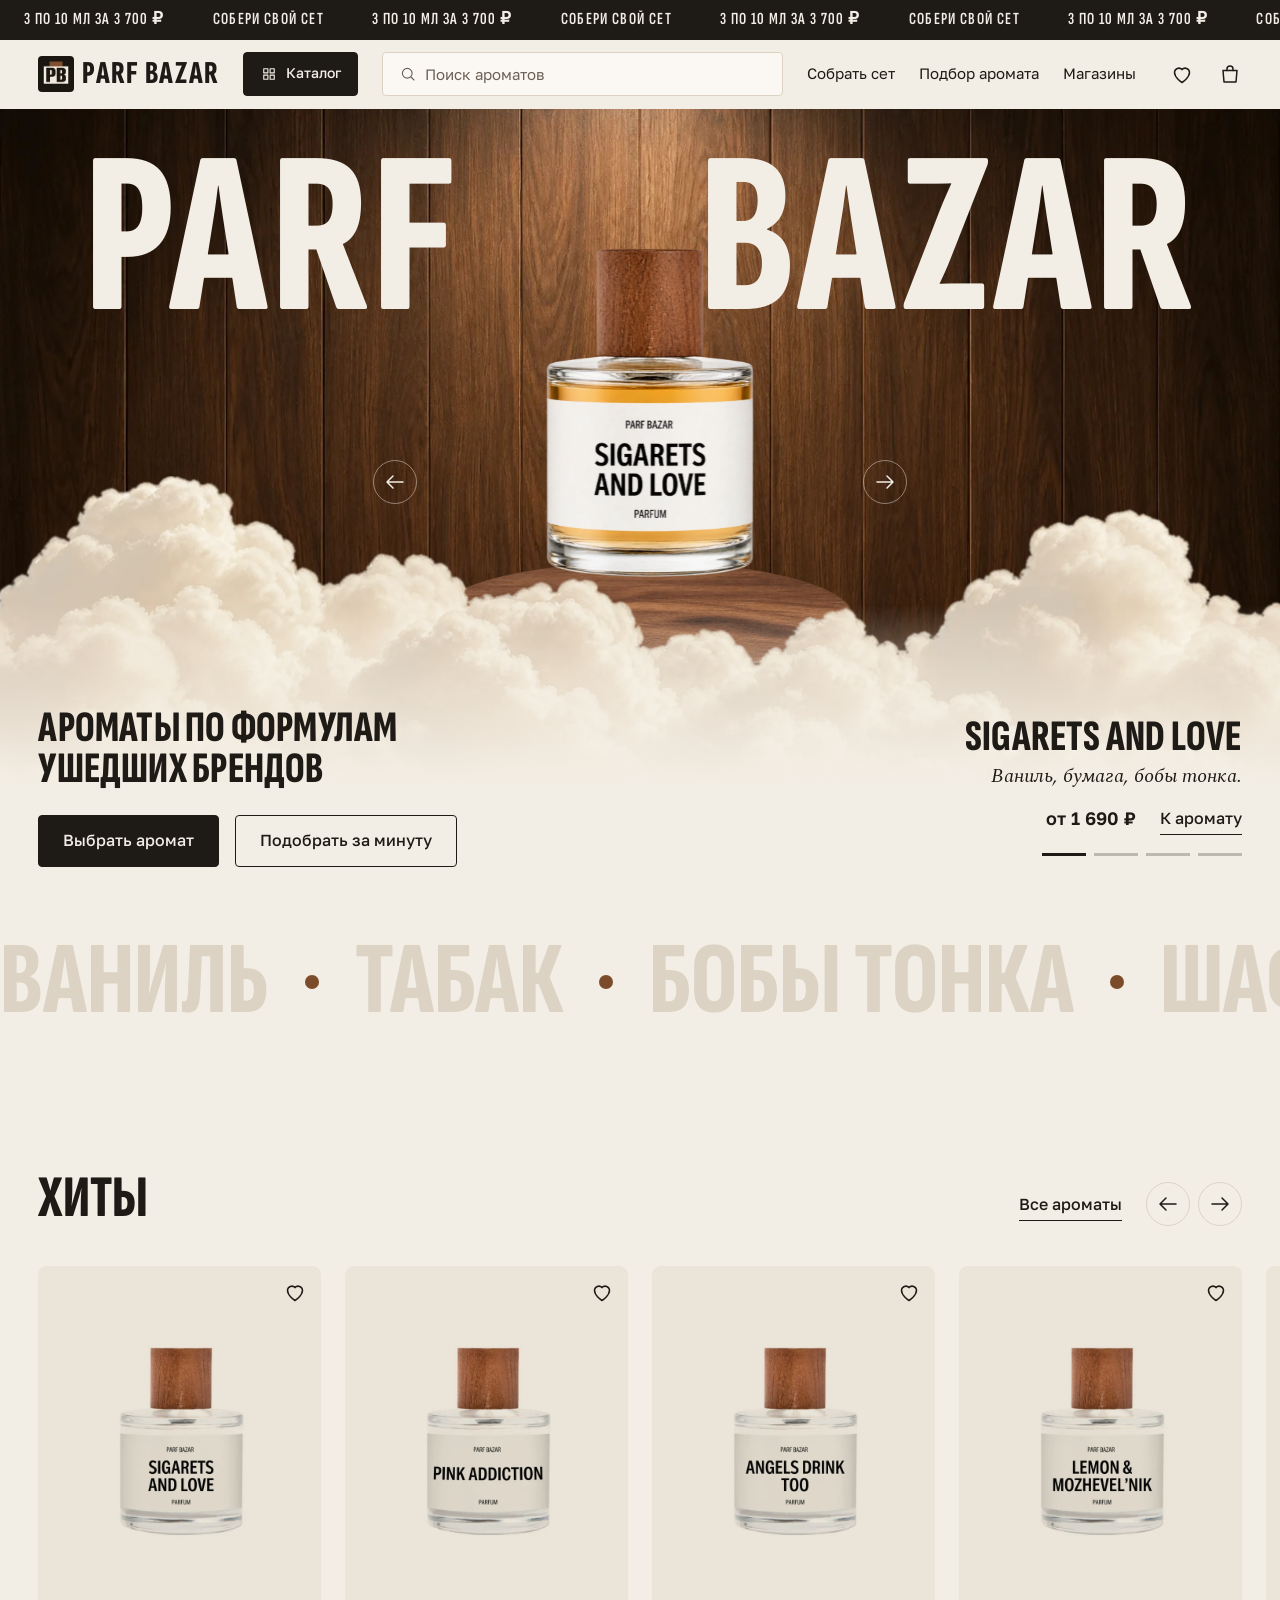
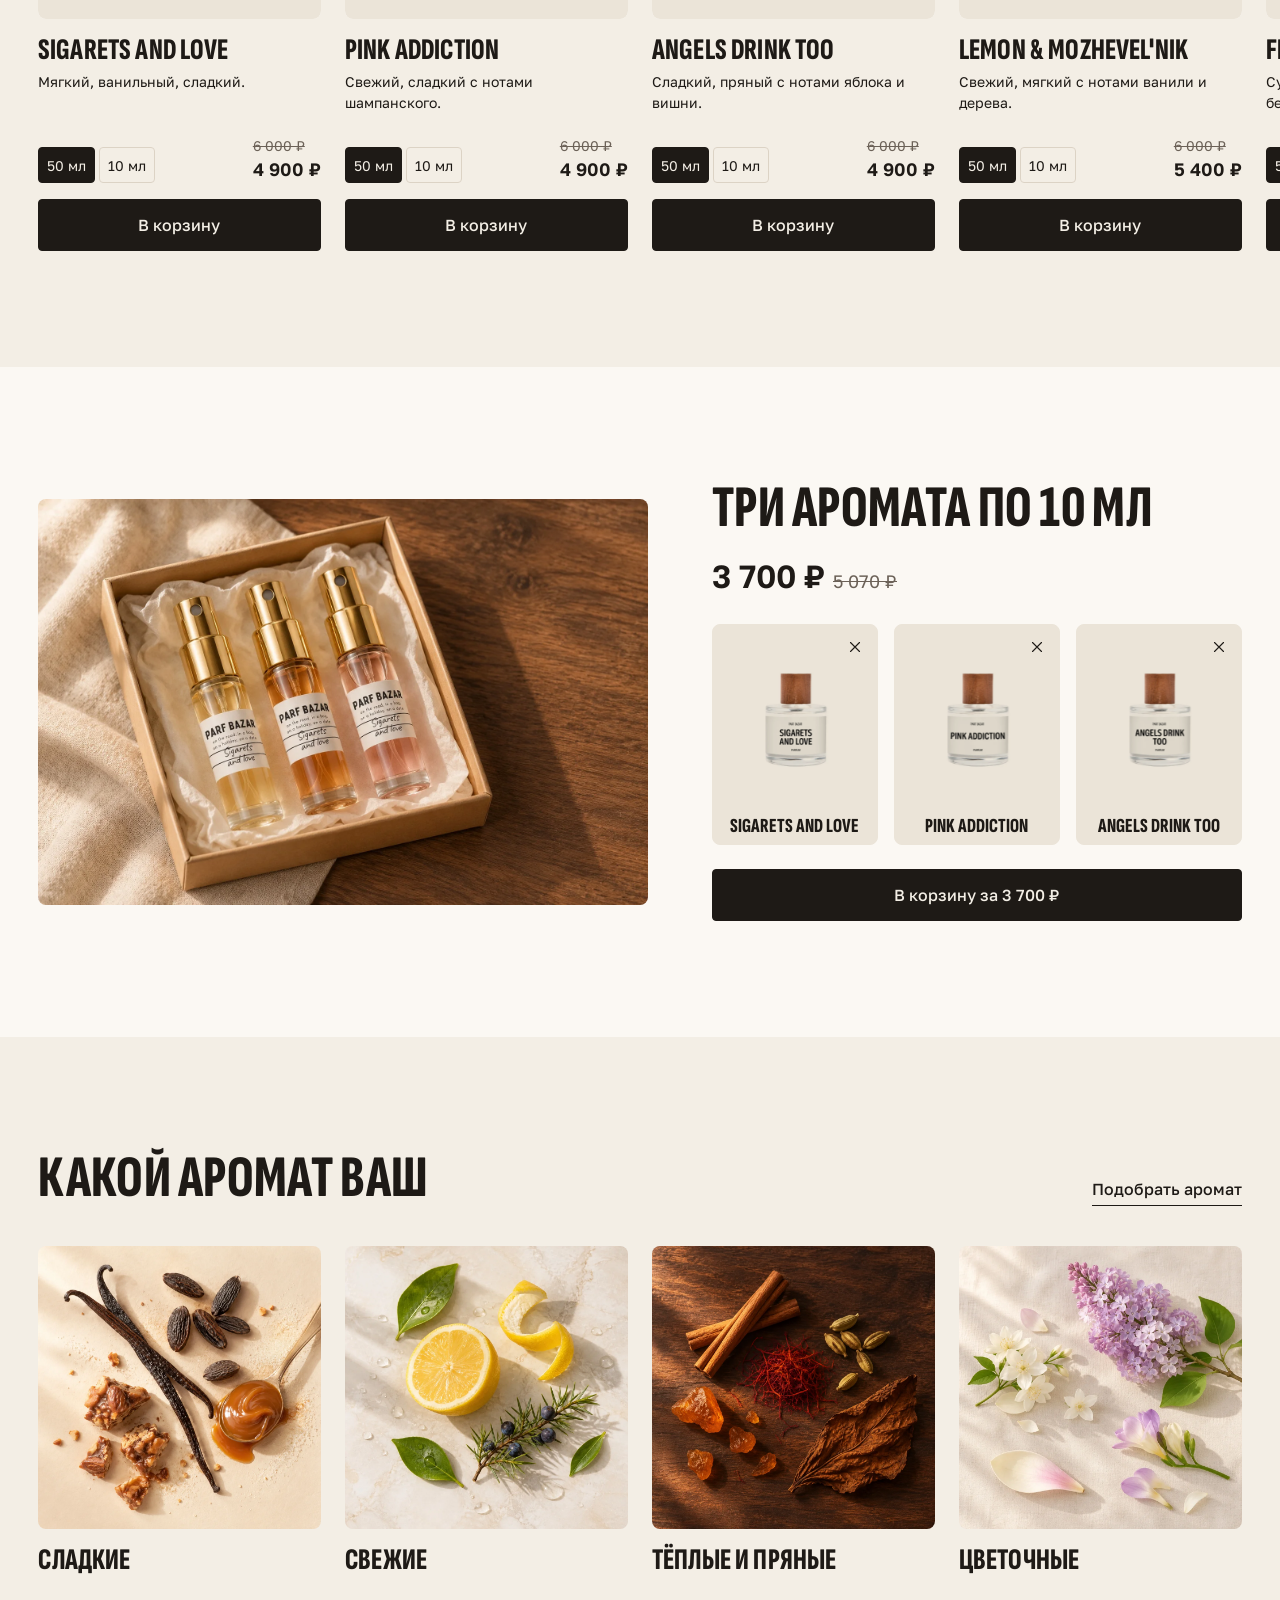
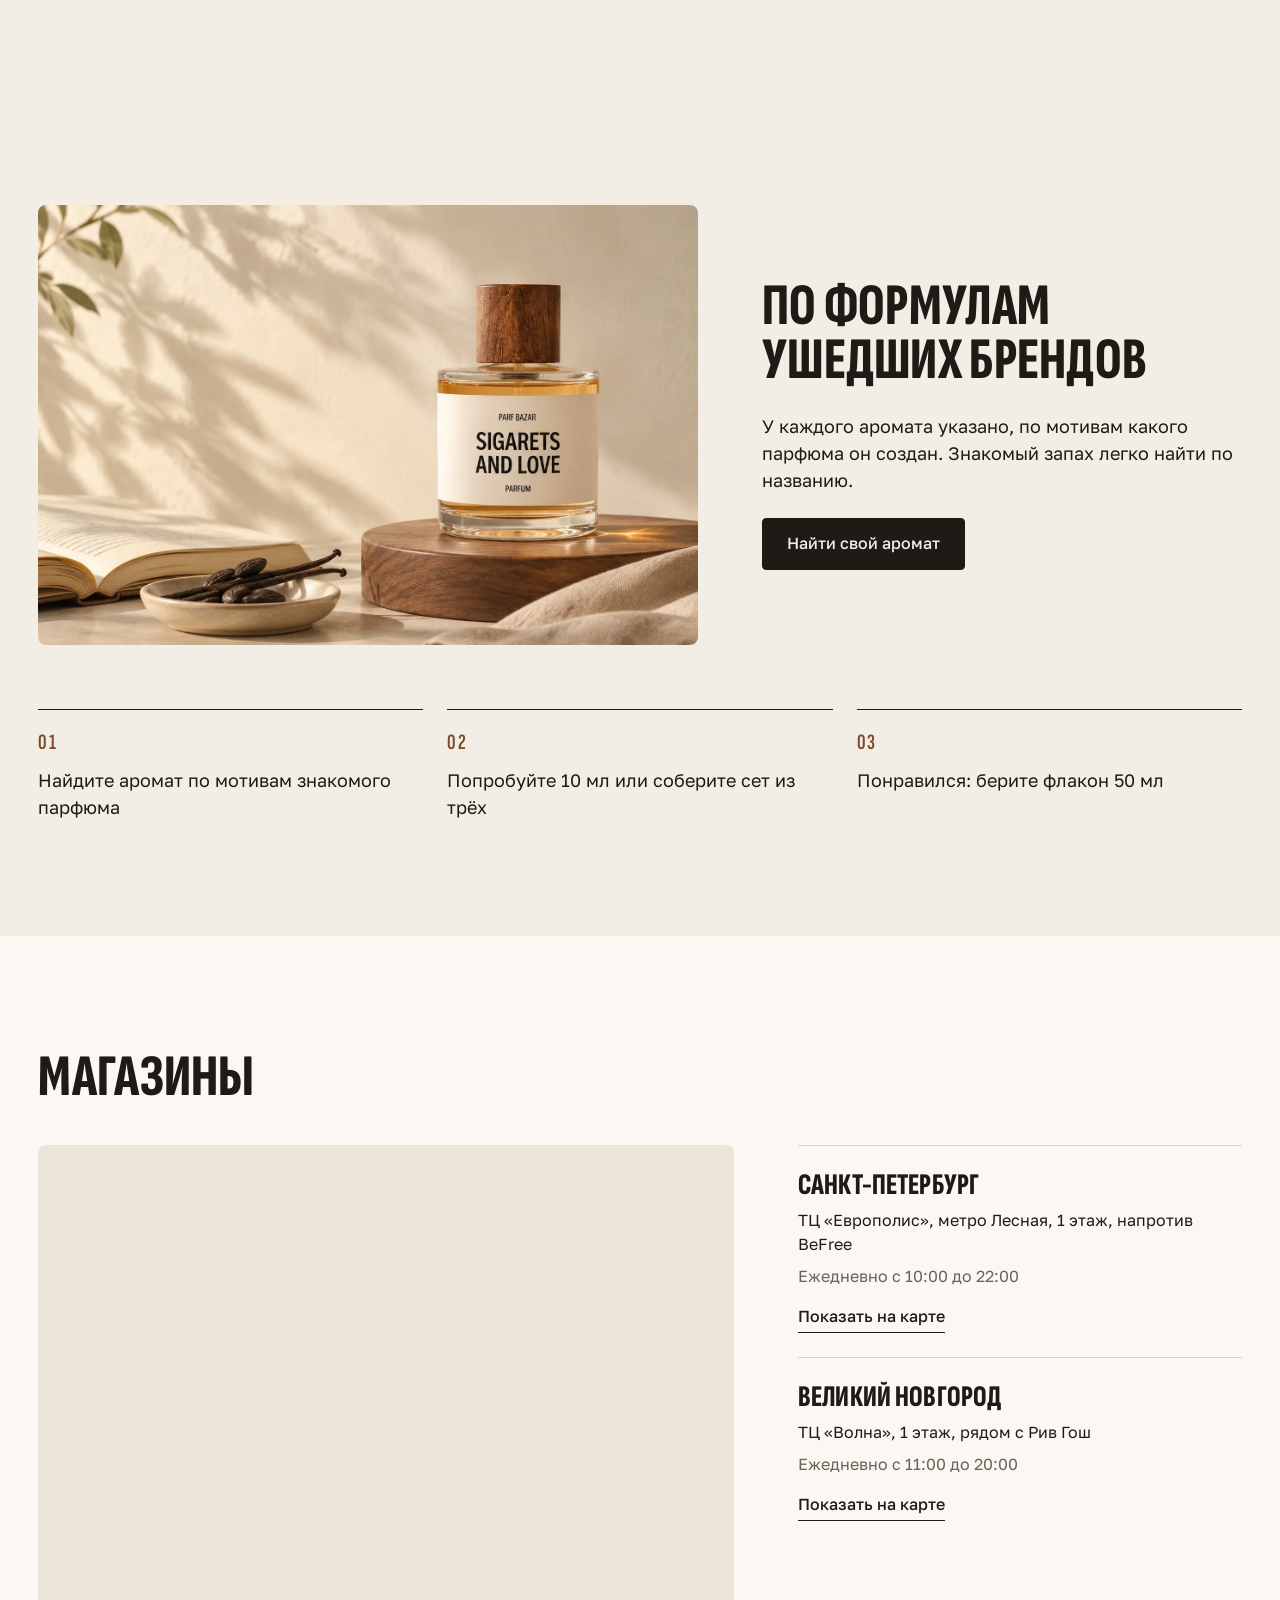
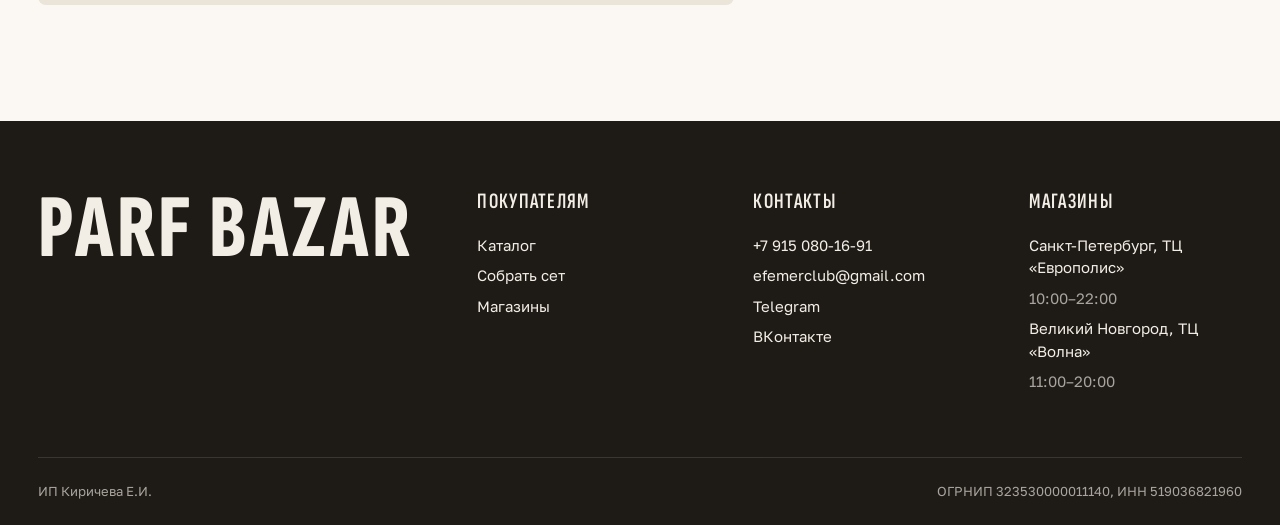
<file: index.html>
<!doctype html>
<html lang="ru">
<head>
  <meta charset="utf-8">
  <meta name="viewport" content="width=device-width, initial-scale=1">
  <meta name="robots" content="noindex, nofollow">
  <title>Parf Bazar: ароматы по формулам ушедших брендов</title>
  <link rel="icon" href="favicon.ico" sizes="48x48">
  <link rel="icon" type="image/png" href="img/icon-512.png" sizes="512x512">
  <link rel="apple-touch-icon" href="img/apple-touch-icon.png">
  <meta name="theme-color" content="#1e1a16">
  <meta property="og:type" content="website">
  <meta property="og:title" content="Parf Bazar: ароматы по формулам ушедших брендов">
  <meta property="og:description" content="85 ароматов во флаконах 10 и 50 мл. Три по 10 мл за 3 700 ₽.">
  <meta property="og:image" content="https://torfinkissed1.github.io/parfbazar-concept/img/og.jpg">
  <meta property="og:image:width" content="1200">
  <meta property="og:image:height" content="630">
  <meta name="twitter:card" content="summary_large_image">
  <link rel="preconnect" href="https://fonts.googleapis.com">
  <link rel="preconnect" href="https://fonts.gstatic.com" crossorigin>
  <link rel="stylesheet" href="https://fonts.googleapis.com/css2?family=Golos+Text:wght@400;500;600&family=Sofia+Sans+Extra+Condensed:wght@600;800&family=Spectral:ital@0;1&display=swap">
  <link rel="stylesheet" href="css/base.css?v=6">
  <link rel="stylesheet" href="css/chrome.css?v=6">
  <link rel="stylesheet" href="css/shell.css?v=6">
  <link rel="stylesheet" href="css/menu.css?v=6">
  <link rel="stylesheet" href="css/card.css?v=6">
  <link rel="stylesheet" href="css/blocks.css?v=6">
  <link rel="stylesheet" href="css/home.css?v=6">
  <link rel="stylesheet" href="css/ny.css?v=6">
  <script src="js/ny.js?v=6"></script>
  <script defer src="js/products-data.js?v=6"></script>
  <script defer src="js/store.js?v=6"></script>
  <script defer src="js/ui.js?v=6"></script>
  <script defer src="js/search.js?v=6"></script>
  <script defer src="js/menu.js?v=6"></script>
  <script defer src="js/forms.js?v=6"></script>
  <script defer src="js/quiz.js?v=6"></script>
  <script defer src="js/home.js?v=6"></script>
</head>
<body>
  <svg class="sprite" xmlns="http://www.w3.org/2000/svg" aria-hidden="true">
    <symbol id="heart" viewBox="0 0 24 24"><path d="M12 20.5s-7.5-4.6-7.5-10.2A4.3 4.3 0 0 1 12 7.6a4.3 4.3 0 0 1 7.5 2.7c0 5.6-7.5 10.2-7.5 10.2Z"/></symbol>
    <symbol id="bag" viewBox="0 0 24 24"><path d="M5 8.5h14l-1 11.5H6L5 8.5Z"/><path d="M9 8.5V7a3 3 0 0 1 6 0v1.5"/></symbol>
    <symbol id="burger" viewBox="0 0 24 24"><path d="M4 8h16M4 16h16"/></symbol>
    <symbol id="close" viewBox="0 0 24 24"><path d="M6 6l12 12M18 6 6 18"/></symbol>
    <symbol id="plus" viewBox="0 0 24 24"><path d="M12 5v14M5 12h14"/></symbol>
    <symbol id="minus" viewBox="0 0 24 24"><path d="M5 12h14"/></symbol>
    <symbol id="check" viewBox="0 0 24 24"><path d="m5 12.5 4.5 4.5L19 7.5"/></symbol>
    <symbol id="arrow-right" viewBox="0 0 24 24"><path d="M4 12h16M14 6l6 6-6 6"/></symbol>
    <symbol id="arrow-left" viewBox="0 0 24 24"><path d="M20 12H4M10 6l-6 6 6 6"/></symbol>
    <symbol id="chevron-down" viewBox="0 0 24 24"><path d="m6 9 6 6 6-6"/></symbol>
    <symbol id="chevron-right" viewBox="0 0 24 24"><path d="m9 6 6 6-6 6"/></symbol>
    <symbol id="sliders" viewBox="0 0 24 24"><path d="M4 7h9M17 7h3M4 17h3M11 17h9"/><circle cx="15" cy="7" r="2"/><circle cx="9" cy="17" r="2"/></symbol>
    <symbol id="sort" viewBox="0 0 24 24"><path d="M7 5v14M7 19l-3-3M7 19l3-3M17 19V5M17 5l-3 3M17 5l3 3"/></symbol>
    <symbol id="search"viewBox="0 0 24 24"><circle cx="11" cy="11" r="6.5"/><path d="m16 16 4 4"/></symbol>
    <symbol id="home" viewBox="0 0 24 24"><path d="M4.5 10.5 12 4.5l7.5 6V19.5h-5v-5h-5v5h-5v-9Z"/></symbol>
    <symbol id="grid" viewBox="0 0 24 24"><path d="M5 5h5.5v5.5H5zM13.5 5H19v5.5h-5.5zM5 13.5h5.5V19H5zM13.5 13.5H19V19h-5.5z"/></symbol>
    <symbol id="sparkle" viewBox="0 0 24 24"><path d="M11 4c.6 3.7 2.3 5.4 6 6-3.7.6-5.4 2.3-6 6-.6-3.7-2.3-5.4-6-6 3.7-.6 5.4-2.3 6-6Z"/><path d="M18 15v5M15.5 17.5h5"/></symbol>
  </svg>

  <a class="ticker" href="index.html#set" aria-label="Три аромата по 10 мл за 3 700 ₽">
    <span class="ticker__track" aria-hidden="true">
      <span class="ticker__item">3 по 10 мл за 3 700 ₽</span><span class="ticker__item">Собери свой сет</span>
      <span class="ticker__item">3 по 10 мл за 3 700 ₽</span><span class="ticker__item">Собери свой сет</span>
      <span class="ticker__item">3 по 10 мл за 3 700 ₽</span><span class="ticker__item">Собери свой сет</span>
      <span class="ticker__item">3 по 10 мл за 3 700 ₽</span><span class="ticker__item">Собери свой сет</span>
      <span class="ticker__item">3 по 10 мл за 3 700 ₽</span><span class="ticker__item">Собери свой сет</span>
      <span class="ticker__item">3 по 10 мл за 3 700 ₽</span><span class="ticker__item">Собери свой сет</span>
      <span class="ticker__item">3 по 10 мл за 3 700 ₽</span><span class="ticker__item">Собери свой сет</span>
      <span class="ticker__item">3 по 10 мл за 3 700 ₽</span><span class="ticker__item">Собери свой сет</span>
    </span>
  </a>

  <header class="header">
    <div class="container header__inner">
      <a class="logo header__logo" href="index.html" aria-label="Parf Bazar, на главную">
        <img class="logo__mark" src="img/mark.webp" alt="" width="36" height="36">
        <span class="logo__text">Parf Bazar</span>
      </a>
      <button class="button button--size_s header__catalog" type="button" data-open="menu">
        <svg class="icon icon--size_s" aria-hidden="true"><use href="#grid"></use></svg>
        Каталог
      </button>
      <form class="site-search header__search" action="catalog.html" method="get" role="search" data-site-search-form>
        <label class="site-search__field">
          <svg class="icon icon--size_s site-search__icon" aria-hidden="true"><use href="#search"></use></svg>
          <input class="site-search__input" type="search" name="q" placeholder="Поиск ароматов" aria-label="Поиск ароматов"
            autocomplete="off" enterkeyhint="search" maxlength="60" data-site-search>
        </label>
        <div class="site-search__panel" data-site-search-panel></div>
      </form>
      <nav class="header__nav" aria-label="Основное меню">
        <a class="header__link" href="index.html#set">Собрать сет</a>
        <button class="header__link" type="button" data-open="quiz">Подбор аромата</button>
        <a class="header__link" href="index.html#stores">Магазины</a>
      </nav>
      <div class="header__actions">
        <a class="icon-button" href="catalog.html?filter=fav" aria-label="Избранное">
          <svg class="icon" aria-hidden="true"><use href="#heart"></use></svg>
          <span class="icon-button__count" data-fav-count hidden>0</span>
        </a>
        <button class="icon-button" type="button" data-open="cart" aria-label="Корзина">
          <svg class="icon" aria-hidden="true"><use href="#bag"></use></svg>
          <span class="icon-button__count" data-cart-count hidden>0</span>
        </button>
      </div>
    </div>
  </header>

  <main>
    <section class="hero" data-hero>
      <div class="hero__brand" aria-hidden="true">
        <span class="hero__brand-word hero__brand-word--first">Parf</span>
        <span class="hero__brand-word hero__brand-word--last">Bazar</span>
      </div>
      <div class="hero__stage">
        <img class="hero__podium" src="img/gen/podium.webp" alt="" width="1200" height="717">
        <div class="hero__bottles" data-hero-bottles>
          <img class="hero__bottle hero__bottle--active" src="img/gen/cut-sigarets.webp" alt="Флакон Sigarets and love" width="751" height="1200" fetchpriority="high">
        </div>
      </div>
      <img class="hero__clouds" src="img/gen/clouds.webp" alt="" width="2880" height="1232">
      <button class="icon-button hero__arrow hero__arrow--prev" type="button" data-hero-step="-1" aria-label="Предыдущий аромат">
        <svg class="icon" aria-hidden="true"><use href="#arrow-left"></use></svg>
      </button>
      <button class="icon-button hero__arrow hero__arrow--next" type="button" data-hero-step="1" aria-label="Следующий аромат">
        <svg class="icon" aria-hidden="true"><use href="#arrow-right"></use></svg>
      </button>
      <div class="hero__fade" aria-hidden="true"></div>
      <div class="container hero__content">
        <div class="hero__bottom">
          <div class="hero__intro">
            <h1 class="title hero__title">Ароматы по формулам ушедших брендов</h1>
            <div class="hero__actions">
              <a class="button hero__button" href="catalog.html">Выбрать аромат</a>
              <button class="button button--ghost hero__button" type="button" data-open="quiz">Подобрать за минуту</button>
            </div>
          </div>
          <div class="hero__caption">
            <span class="hero__count" data-hero-count>01 / 04</span>
            <div class="hero__swap" data-hero-swap>
              <a class="title hero__name" href="product.html?a=sigarets-and-love" data-hero-name>Sigarets and love</a>
              <p class="lead hero__notes" data-hero-notes>Ваниль, бумага, бобы тонка.</p>
              <div class="hero__buy">
                <span class="price" data-hero-price>от 1 690&nbsp;₽</span>
                <a class="link" href="product.html?a=sigarets-and-love" data-hero-link>К аромату</a>
              </div>
            </div>
            <div class="hero__dots" data-hero-dots></div>
          </div>
        </div>
      </div>
    </section>

    <div class="notes-line" aria-hidden="true">
      <div class="notes-line__track">
        <div class="notes-line__group"><span class="notes-line__word">Ваниль</span><span class="notes-line__word">Табак</span><span class="notes-line__word">Бобы тонка</span><span class="notes-line__word">Шафран</span><span class="notes-line__word">Можжевельник</span><span class="notes-line__word">Орхидея</span><span class="notes-line__word">Кожа</span><span class="notes-line__word">Сирень</span></div>
        <div class="notes-line__group"><span class="notes-line__word">Ваниль</span><span class="notes-line__word">Табак</span><span class="notes-line__word">Бобы тонка</span><span class="notes-line__word">Шафран</span><span class="notes-line__word">Можжевельник</span><span class="notes-line__word">Орхидея</span><span class="notes-line__word">Кожа</span><span class="notes-line__word">Сирень</span></div>
      </div>
    </div>

    <section class="section" id="hits">
      <div class="container">
        <div class="section__head">
          <h2 class="title title--size_h2" data-reveal="0">Хиты</h2>
          <div class="section__tools">
            <a class="link section__more" href="catalog.html">Все ароматы</a>
            <div class="arrows">
              <button class="icon-button arrows__button" type="button" data-scroll="-1" data-scroll-target="[data-hits]" aria-label="Назад">
                <svg class="icon" aria-hidden="true"><use href="#arrow-left"></use></svg>
              </button>
              <button class="icon-button arrows__button" type="button" data-scroll="1" data-scroll-target="[data-hits]" aria-label="Вперёд">
                <svg class="icon" aria-hidden="true"><use href="#arrow-right"></use></svg>
              </button>
            </div>
          </div>
        </div>
        <div class="rail rail--plain" data-hits data-reveal="1"></div>
        <a class="button button--ghost button--wide section__all" href="catalog.html">Все ароматы</a>
      </div>
    </section>

    <section class="section section--surface" id="set">
      <div class="container set">
        <div class="set__media" data-reveal="0">
          <img class="set__image" src="img/gen/set.webp" alt="Три флакона по 10 мл в коробке" width="1536" height="1024" loading="lazy">
        </div>
        <div class="set__content" data-reveal="1">
          <h2 class="title title--size_h2">Три аромата по 10&nbsp;мл</h2>
          <p class="price price--size_l set__price">3 700&nbsp;₽ <span class="price__old">5 070&nbsp;₽</span></p>
          <ul class="set__slots" data-set-slots></ul>
          <button class="button button--wide" type="button" data-set-add disabled>Выберите три аромата</button>
        </div>
      </div>
    </section>

    <section class="section" id="moods">
      <div class="container">
        <div class="section__head">
          <h2 class="title title--size_h2" data-reveal="0">Какой аромат ваш</h2>
          <button class="link section__more" type="button" data-open="quiz">Подобрать аромат</button>
        </div>
        <div class="moods" data-moods></div>
        <button class="button button--ghost button--wide section__all" type="button" data-open="quiz">Подобрать аромат</button>
      </div>
    </section>

    <section class="section" id="about">
      <div class="container about">
        <div class="about__media" data-reveal="0">
          <img class="about__image" src="img/gen/hero.webp" alt="Флакон Parf Bazar на деревянной подставке" width="1536" height="1024" loading="lazy">
        </div>
        <div class="about__content" data-reveal="1">
          <h2 class="title title--size_h2">По формулам ушедших брендов</h2>
          <p class="about__text">У каждого аромата указано, по мотивам какого парфюма он создан. Знакомый запах легко найти по названию.</p>
          <a class="button about__button" href="catalog.html?focus=search">Найти свой аромат</a>
        </div>
      </div>
      <div class="container">
        <ol class="steps">
          <li class="steps__item" data-reveal="0"><span class="steps__number">01</span><p class="steps__text">Найдите аромат по мотивам знакомого парфюма</p></li>
          <li class="steps__item" data-reveal="1"><span class="steps__number">02</span><p class="steps__text">Попробуйте 10&nbsp;мл или соберите сет из трёх</p></li>
          <li class="steps__item" data-reveal="2"><span class="steps__number">03</span><p class="steps__text">Понравился: берите флакон 50&nbsp;мл</p></li>
        </ol>
      </div>
    </section>

    <section class="section section--surface" id="stores">
      <div class="container">
        <div class="section__head">
          <h2 class="title title--size_h2" data-reveal="0">Магазины</h2>
        </div>
        <div class="stores">
          <div class="stores__media" data-reveal="0">
            <div class="stores__map" data-map></div>
          </div>
          <ul class="stores__list">
            <li class="stores__item" data-reveal="1">
              <h3 class="title title--size_h3">Санкт-Петербург</h3>
              <p>ТЦ «Европолис», метро Лесная, 1&nbsp;этаж, напротив BeFree</p>
              <p class="muted">Ежедневно с 10:00 до 22:00</p>
              <button class="link stores__show" type="button" data-map-store="0">Показать на карте</button>
            </li>
            <li class="stores__item" data-reveal="2">
              <h3 class="title title--size_h3">Великий Новгород</h3>
              <p>ТЦ «Волна», 1&nbsp;этаж, рядом с Рив Гош</p>
              <p class="muted">Ежедневно с 11:00 до 20:00</p>
              <button class="link stores__show" type="button" data-map-store="1">Показать на карте</button>
            </li>
          </ul>
        </div>
      </div>
    </section>
  </main>

  <footer class="footer">
    <div class="container">
      <div class="footer__top">
        <div class="footer__brand"><a class="logo footer__logo" href="index.html">Parf Bazar</a></div>
        <div class="footer__column">
          <h2 class="footer__heading">Покупателям</h2>
          <a class="footer__link" href="catalog.html">Каталог</a>
          <a class="footer__link" href="index.html#set">Собрать сет</a>
          <a class="footer__link" href="index.html#stores">Магазины</a>
        </div>
        <div class="footer__column">
          <h2 class="footer__heading">Контакты</h2>
          <a class="footer__link" href="tel:+79150801691">+7 915 080-16-91</a>
          <a class="footer__link" href="mailto:efemerclub@gmail.com">efemerclub@gmail.com</a>
          <a class="footer__link" href="https://t.me/parfbazar" target="_blank" rel="noopener">Telegram</a>
          <a class="footer__link" href="https://vk.com/parf_bazar" target="_blank" rel="noopener">ВКонтакте</a>
        </div>
        <div class="footer__column">
          <h2 class="footer__heading">Магазины</h2>
          <p>Санкт-Петербург, ТЦ «Европолис»</p>
          <p class="footer__note">10:00–22:00</p>
          <p>Великий Новгород, ТЦ «Волна»</p>
          <p class="footer__note">11:00–20:00</p>
        </div>
      </div>
      <div class="footer__bottom">
        <span>ИП Киричева Е.И.</span>
        <span>ОГРНИП 323530000011140, ИНН 519036821960</span>
      </div>
    </div>
  </footer>

  <nav class="tabbar" aria-label="Разделы">
    <a class="tabbar__item" href="index.html" data-tab="home">
      <svg class="icon" aria-hidden="true"><use href="#home"></use></svg>
      <span class="tabbar__label">Главная</span>
    </a>
    <button class="tabbar__item" type="button" data-open="menu" data-tab="catalog">
      <svg class="icon" aria-hidden="true"><use href="#grid"></use></svg>
      <span class="tabbar__label">Каталог</span>
    </button>
    <button class="tabbar__item" type="button" data-open="quiz">
      <svg class="icon" aria-hidden="true"><use href="#sparkle"></use></svg>
      <span class="tabbar__label">Подбор</span>
    </button>
    <a class="tabbar__item" href="catalog.html?filter=fav" data-tab="fav">
      <span class="tabbar__icon">
        <svg class="icon" aria-hidden="true"><use href="#heart"></use></svg>
        <span class="icon-button__count tabbar__count" data-fav-count hidden>0</span>
      </span>
      <span class="tabbar__label">Избранное</span>
    </a>
    <button class="tabbar__item" type="button" data-open="cart" data-tab="cart">
      <span class="tabbar__icon">
        <svg class="icon" aria-hidden="true"><use href="#bag"></use></svg>
        <span class="icon-button__count tabbar__count" data-cart-count hidden>0</span>
      </span>
      <span class="tabbar__label">Корзина</span>
    </button>
  </nav>
</body>
</html>
</file>
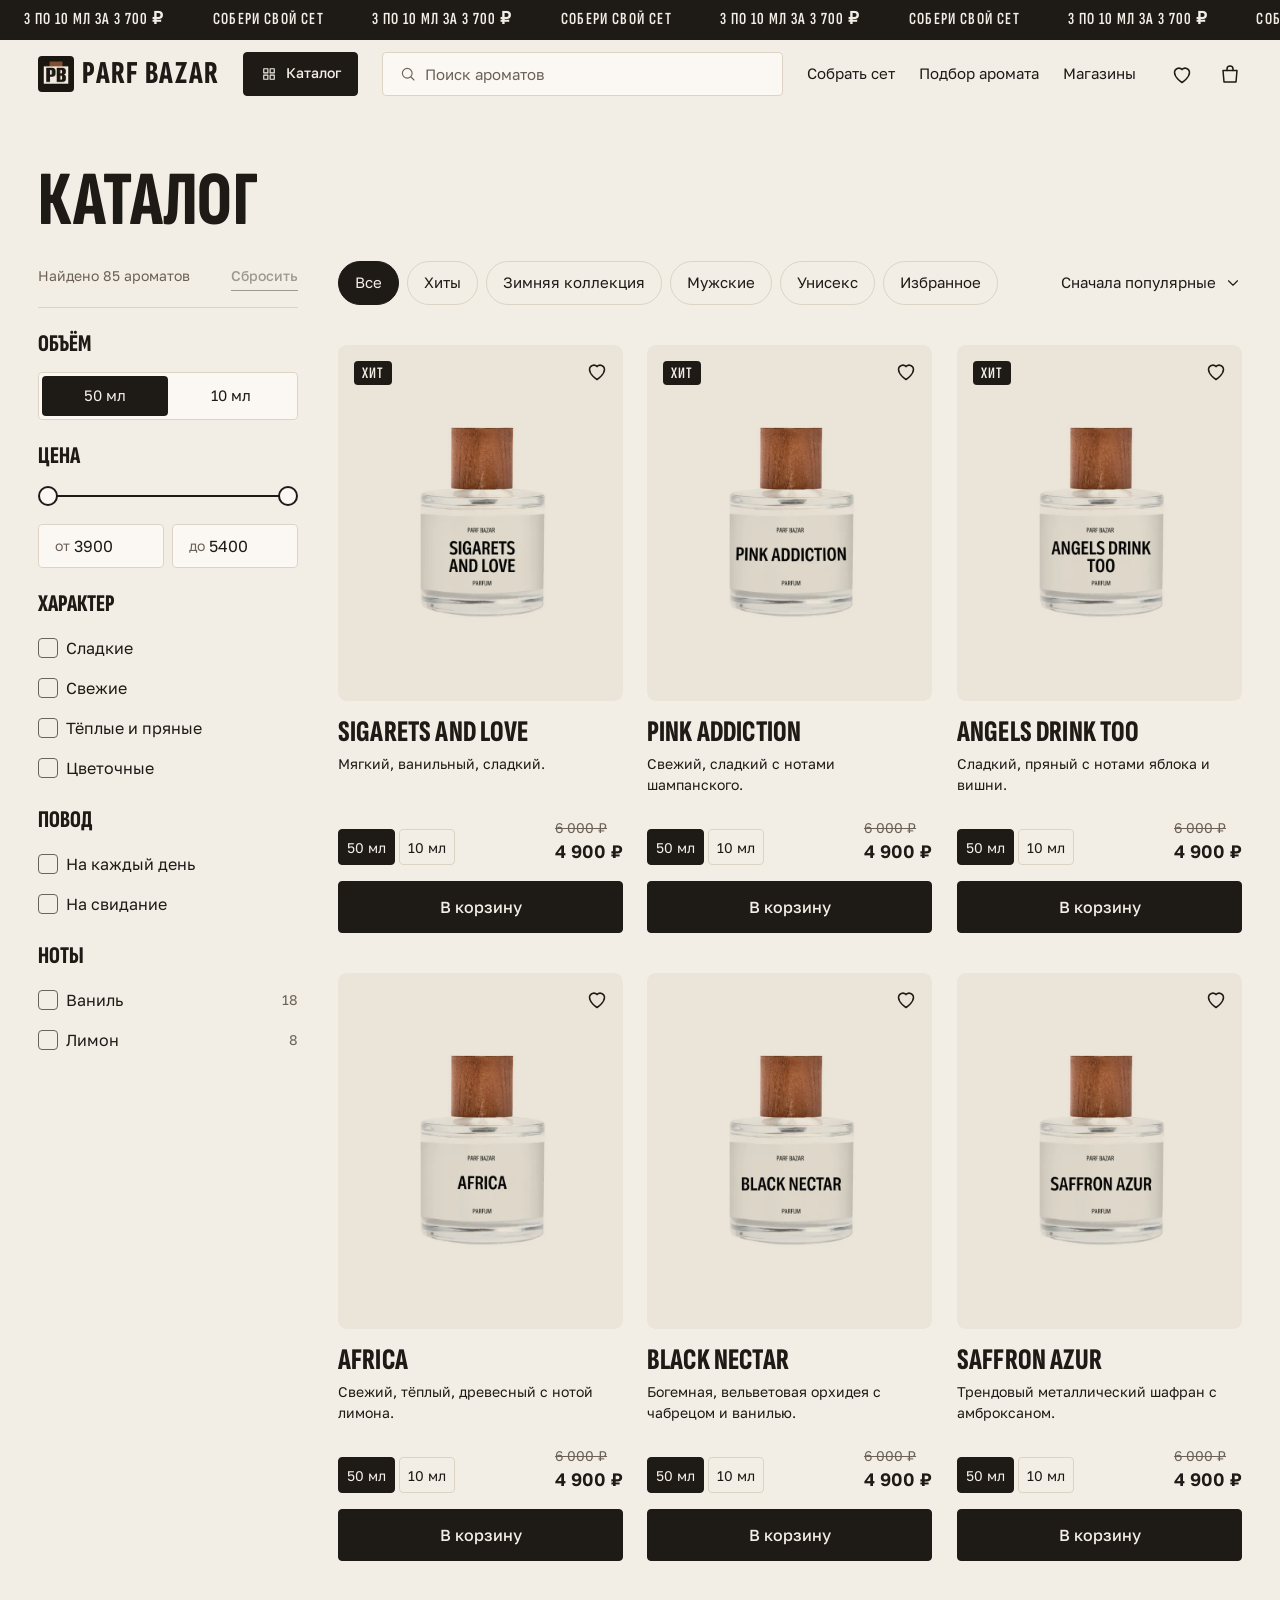
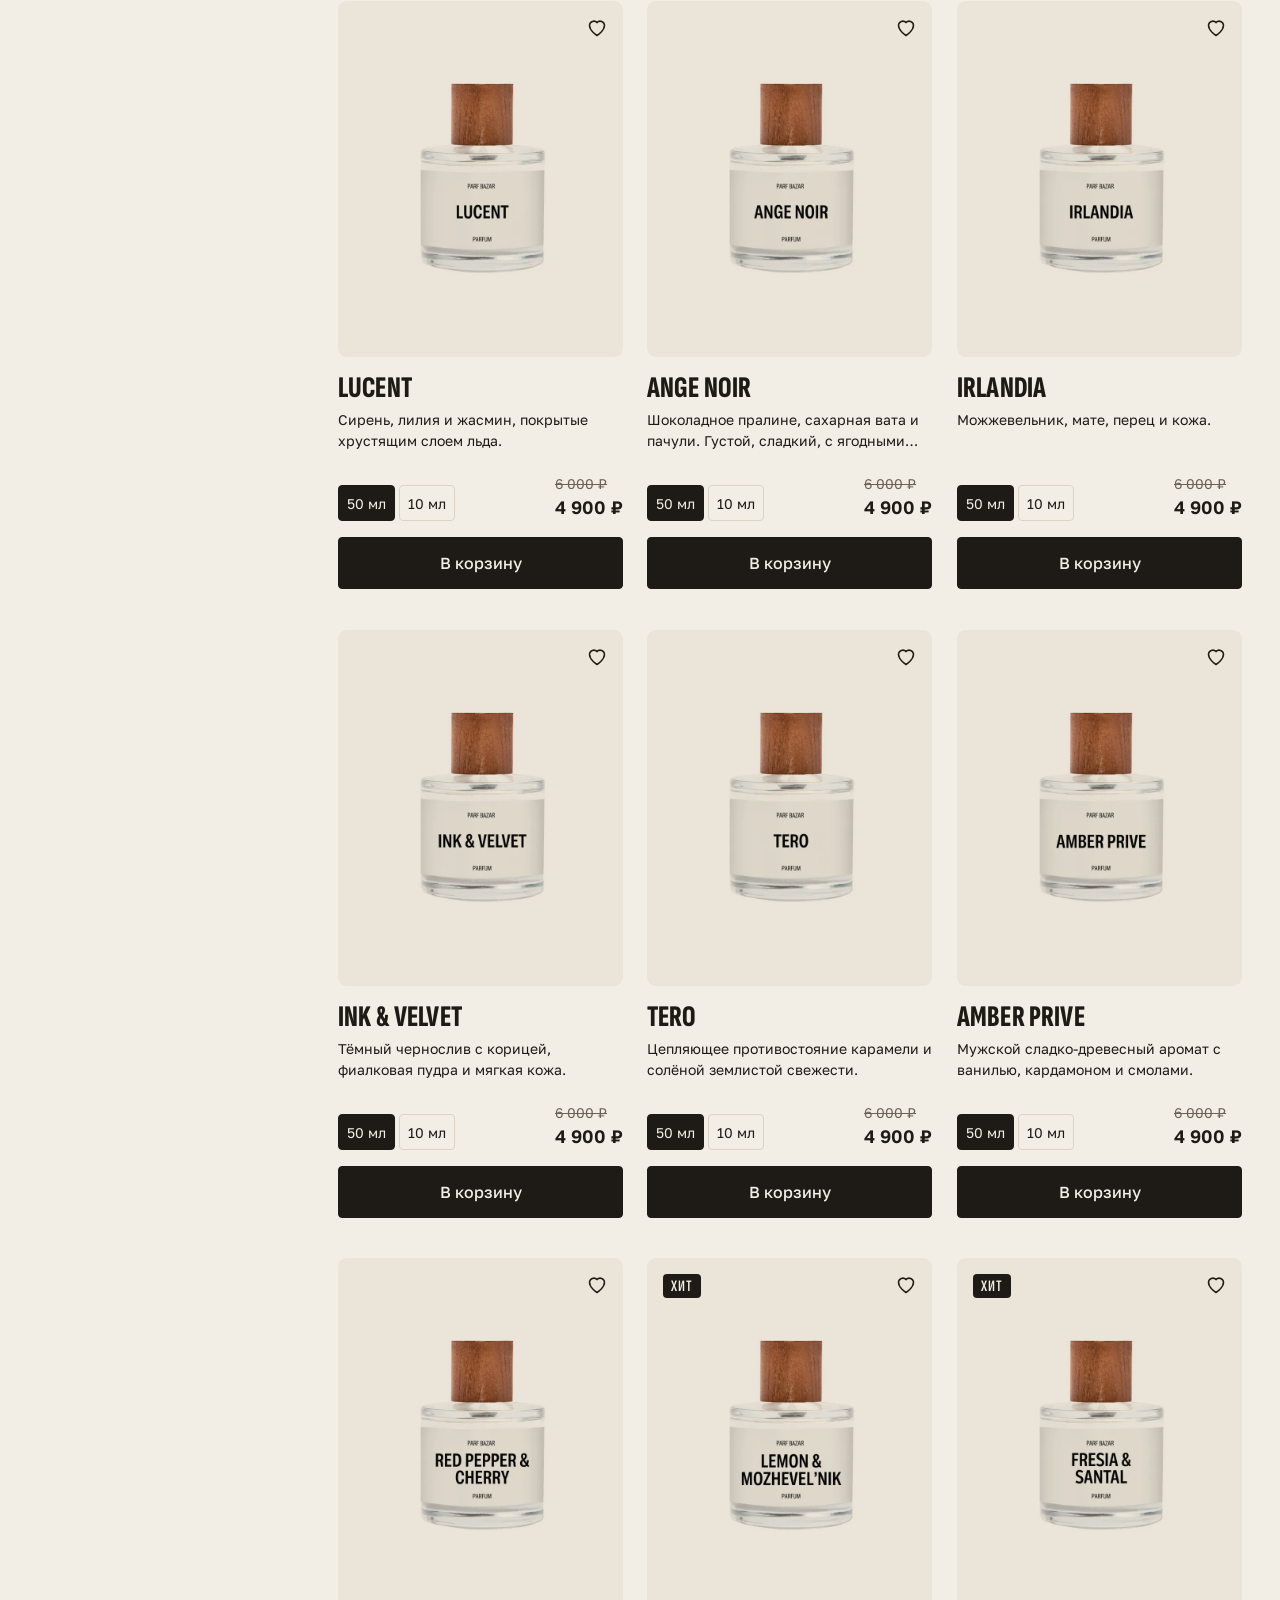
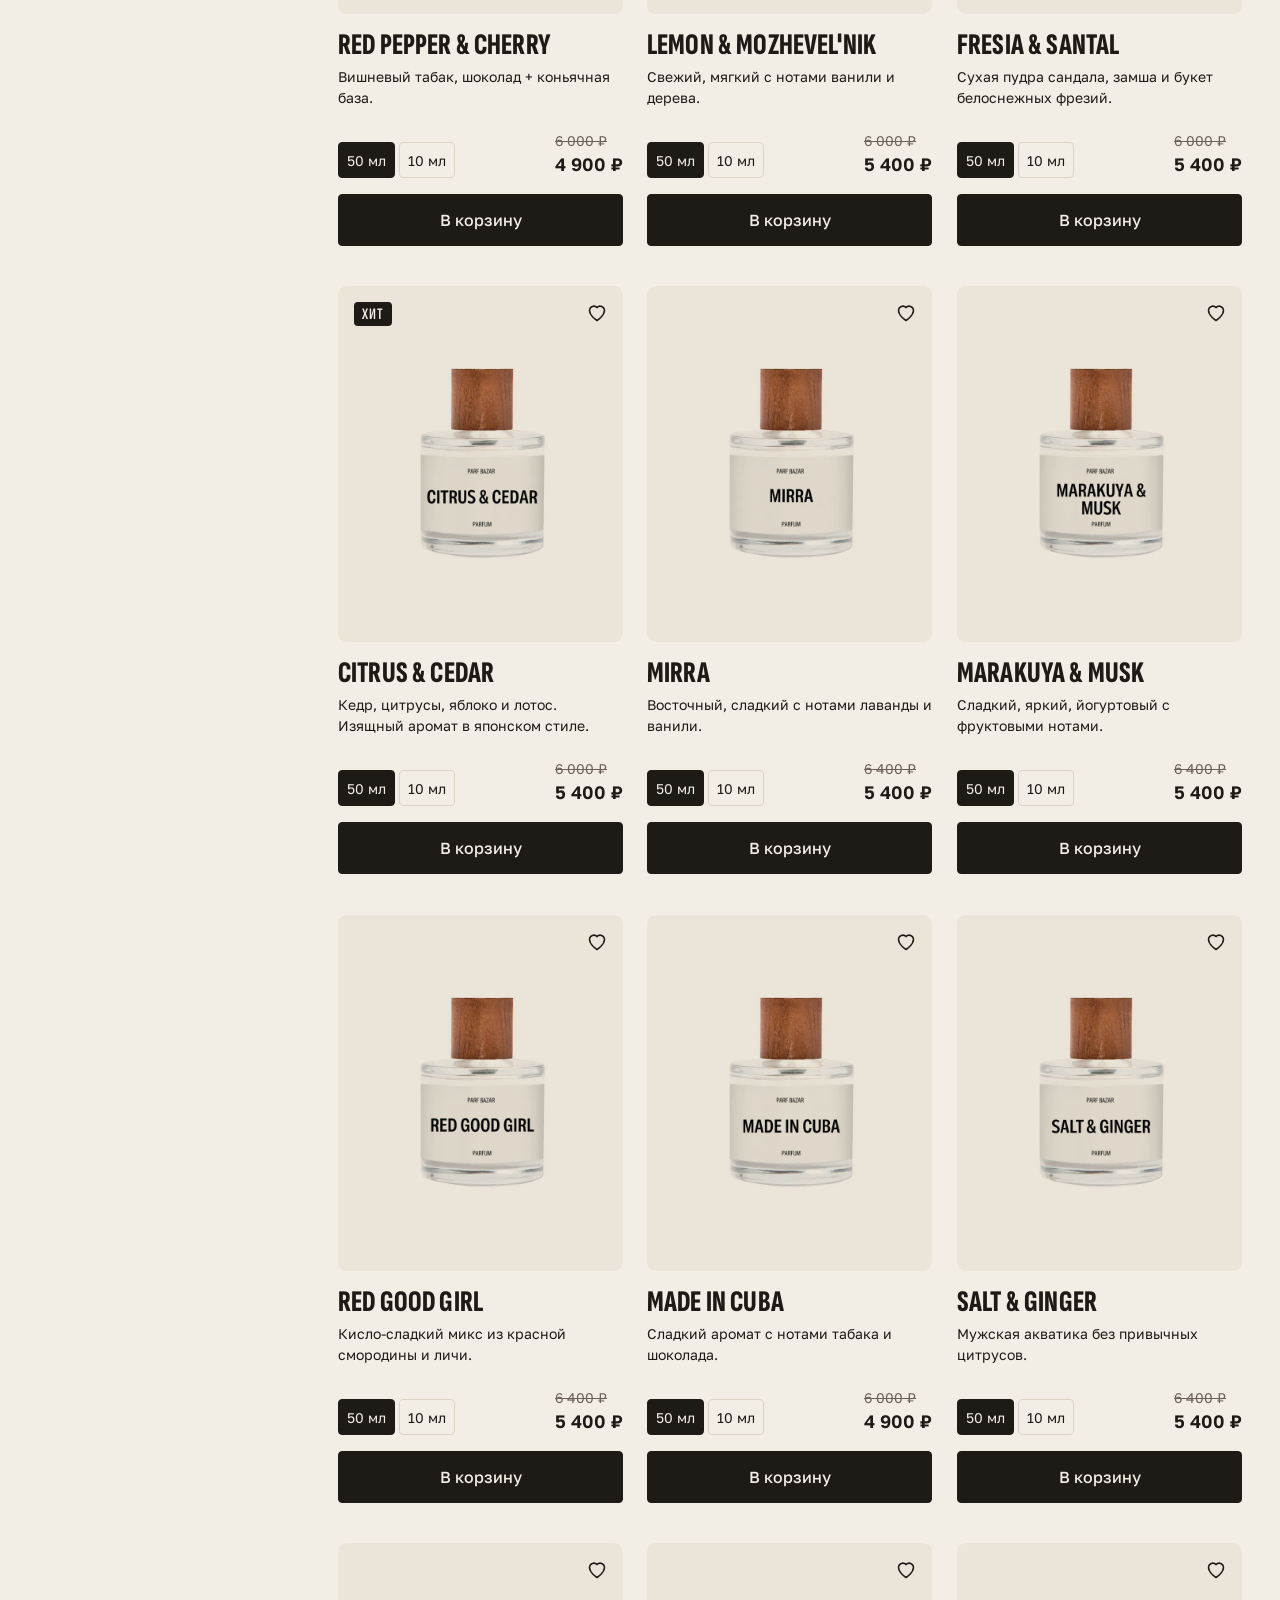
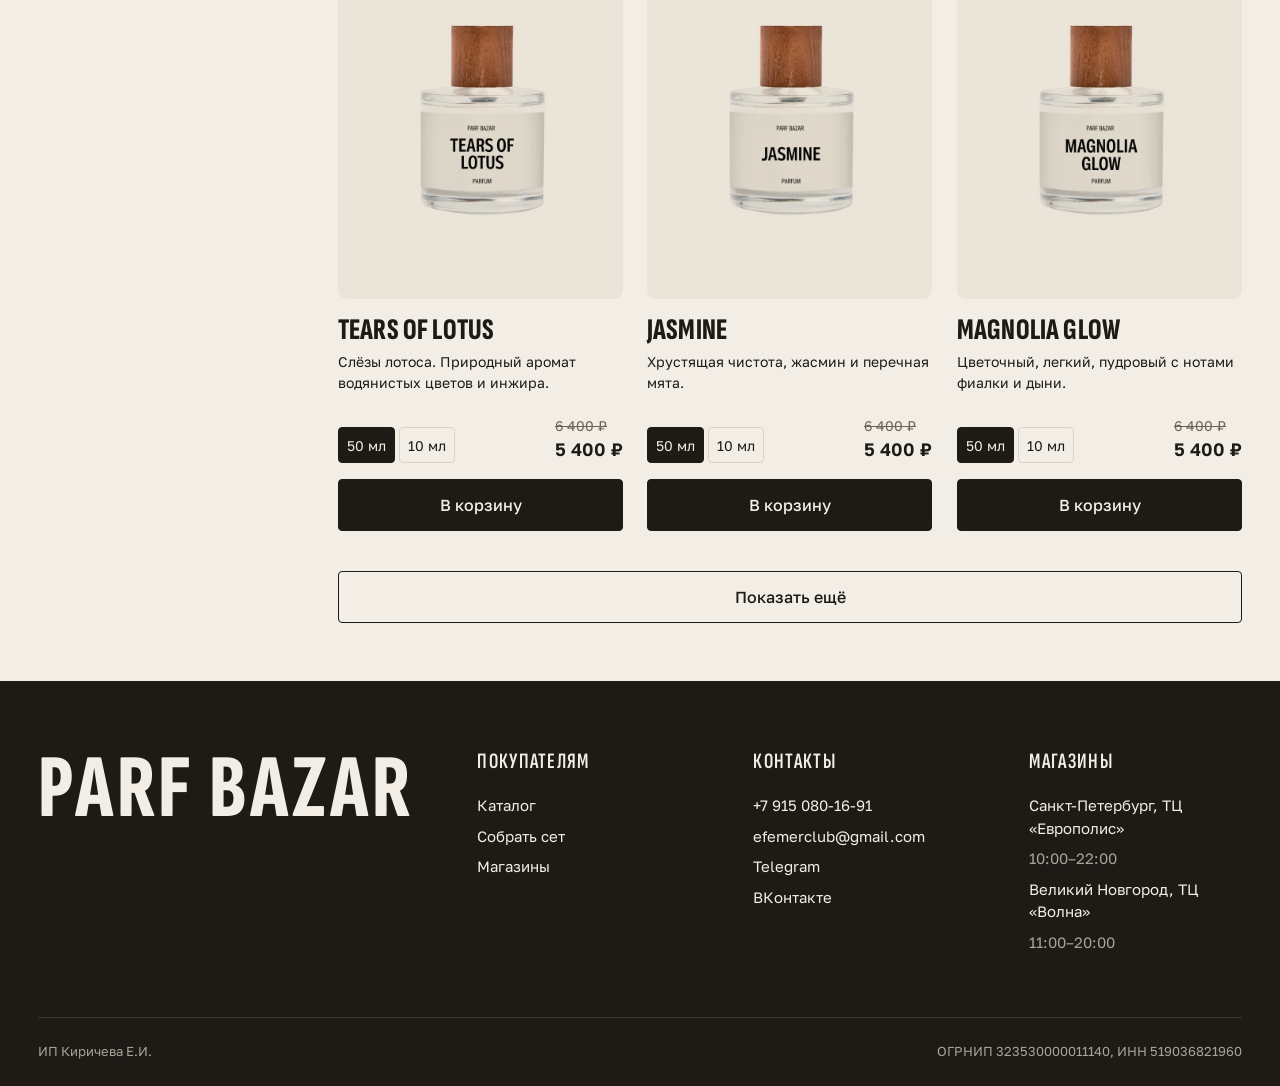
<file: catalog.html>
<!doctype html>
<html lang="ru">
<head>
  <meta charset="utf-8">
  <meta name="viewport" content="width=device-width, initial-scale=1">
  <meta name="robots" content="noindex, nofollow">
  <title>Каталог ароматов Parf Bazar</title>
  <link rel="icon" href="favicon.ico" sizes="48x48">
  <link rel="icon" type="image/png" href="img/icon-512.png" sizes="512x512">
  <link rel="apple-touch-icon" href="img/apple-touch-icon.png">
  <meta name="theme-color" content="#1e1a16">
  <meta property="og:type" content="website">
  <meta property="og:title" content="Parf Bazar: ароматы по формулам ушедших брендов">
  <meta property="og:description" content="85 ароматов во флаконах 10 и 50 мл. Три по 10 мл за 3 700 ₽.">
  <meta property="og:image" content="https://torfinkissed1.github.io/parfbazar-concept/img/og.jpg">
  <meta property="og:image:width" content="1200">
  <meta property="og:image:height" content="630">
  <meta name="twitter:card" content="summary_large_image">
  <link rel="preconnect" href="https://fonts.googleapis.com">
  <link rel="preconnect" href="https://fonts.gstatic.com" crossorigin>
  <link rel="stylesheet" href="https://fonts.googleapis.com/css2?family=Golos+Text:wght@400;500;600&family=Sofia+Sans+Extra+Condensed:wght@600;800&family=Spectral:ital@0;1&display=swap">
  <link rel="stylesheet" href="css/base.css?v=6">
  <link rel="stylesheet" href="css/chrome.css?v=6">
  <link rel="stylesheet" href="css/shell.css?v=6">
  <link rel="stylesheet" href="css/menu.css?v=6">
  <link rel="stylesheet" href="css/card.css?v=6">
  <link rel="stylesheet" href="css/blocks.css?v=6">
  <link rel="stylesheet" href="css/catalog.css?v=6">
  <link rel="stylesheet" href="css/ny.css?v=6">
  <script src="js/ny.js?v=6"></script>
  <script defer src="js/products-data.js?v=6"></script>
  <script defer src="js/store.js?v=6"></script>
  <script defer src="js/ui.js?v=6"></script>
  <script defer src="js/search.js?v=6"></script>
  <script defer src="js/menu.js?v=6"></script>
  <script defer src="js/forms.js?v=6"></script>
  <script defer src="js/quiz.js?v=6"></script>
  <script defer src="js/catalog.js?v=6"></script>
</head>
<body>
  <svg class="sprite" xmlns="http://www.w3.org/2000/svg" aria-hidden="true">
    <symbol id="heart" viewBox="0 0 24 24"><path d="M12 20.5s-7.5-4.6-7.5-10.2A4.3 4.3 0 0 1 12 7.6a4.3 4.3 0 0 1 7.5 2.7c0 5.6-7.5 10.2-7.5 10.2Z"/></symbol>
    <symbol id="bag" viewBox="0 0 24 24"><path d="M5 8.5h14l-1 11.5H6L5 8.5Z"/><path d="M9 8.5V7a3 3 0 0 1 6 0v1.5"/></symbol>
    <symbol id="burger" viewBox="0 0 24 24"><path d="M4 8h16M4 16h16"/></symbol>
    <symbol id="close" viewBox="0 0 24 24"><path d="M6 6l12 12M18 6 6 18"/></symbol>
    <symbol id="plus" viewBox="0 0 24 24"><path d="M12 5v14M5 12h14"/></symbol>
    <symbol id="minus" viewBox="0 0 24 24"><path d="M5 12h14"/></symbol>
    <symbol id="check" viewBox="0 0 24 24"><path d="m5 12.5 4.5 4.5L19 7.5"/></symbol>
    <symbol id="arrow-right" viewBox="0 0 24 24"><path d="M4 12h16M14 6l6 6-6 6"/></symbol>
    <symbol id="arrow-left" viewBox="0 0 24 24"><path d="M20 12H4M10 6l-6 6 6 6"/></symbol>
    <symbol id="chevron-down" viewBox="0 0 24 24"><path d="m6 9 6 6 6-6"/></symbol>
    <symbol id="chevron-right" viewBox="0 0 24 24"><path d="m9 6 6 6-6 6"/></symbol>
    <symbol id="sliders" viewBox="0 0 24 24"><path d="M4 7h9M17 7h3M4 17h3M11 17h9"/><circle cx="15" cy="7" r="2"/><circle cx="9" cy="17" r="2"/></symbol>
    <symbol id="sort" viewBox="0 0 24 24"><path d="M7 5v14M7 19l-3-3M7 19l3-3M17 19V5M17 5l-3 3M17 5l3 3"/></symbol>
    <symbol id="search"viewBox="0 0 24 24"><circle cx="11" cy="11" r="6.5"/><path d="m16 16 4 4"/></symbol>
    <symbol id="home" viewBox="0 0 24 24"><path d="M4.5 10.5 12 4.5l7.5 6V19.5h-5v-5h-5v5h-5v-9Z"/></symbol>
    <symbol id="grid" viewBox="0 0 24 24"><path d="M5 5h5.5v5.5H5zM13.5 5H19v5.5h-5.5zM5 13.5h5.5V19H5zM13.5 13.5H19V19h-5.5z"/></symbol>
    <symbol id="sparkle" viewBox="0 0 24 24"><path d="M11 4c.6 3.7 2.3 5.4 6 6-3.7.6-5.4 2.3-6 6-.6-3.7-2.3-5.4-6-6 3.7-.6 5.4-2.3 6-6Z"/><path d="M18 15v5M15.5 17.5h5"/></symbol>
  </svg>

  <a class="ticker" href="index.html#set" aria-label="Три аромата по 10 мл за 3 700 ₽">
    <span class="ticker__track" aria-hidden="true">
      <span class="ticker__item">3 по 10 мл за 3 700 ₽</span><span class="ticker__item">Собери свой сет</span>
      <span class="ticker__item">3 по 10 мл за 3 700 ₽</span><span class="ticker__item">Собери свой сет</span>
      <span class="ticker__item">3 по 10 мл за 3 700 ₽</span><span class="ticker__item">Собери свой сет</span>
      <span class="ticker__item">3 по 10 мл за 3 700 ₽</span><span class="ticker__item">Собери свой сет</span>
      <span class="ticker__item">3 по 10 мл за 3 700 ₽</span><span class="ticker__item">Собери свой сет</span>
      <span class="ticker__item">3 по 10 мл за 3 700 ₽</span><span class="ticker__item">Собери свой сет</span>
      <span class="ticker__item">3 по 10 мл за 3 700 ₽</span><span class="ticker__item">Собери свой сет</span>
      <span class="ticker__item">3 по 10 мл за 3 700 ₽</span><span class="ticker__item">Собери свой сет</span>
    </span>
  </a>

  <header class="header">
    <div class="container header__inner">
      <a class="logo header__logo" href="index.html" aria-label="Parf Bazar, на главную">
        <img class="logo__mark" src="img/mark.webp" alt="" width="36" height="36">
        <span class="logo__text">Parf Bazar</span>
      </a>
      <button class="button button--size_s header__catalog" type="button" data-open="menu">
        <svg class="icon icon--size_s" aria-hidden="true"><use href="#grid"></use></svg>
        Каталог
      </button>
      <form class="site-search header__search" action="catalog.html" method="get" role="search" data-site-search-form>
        <label class="site-search__field">
          <svg class="icon icon--size_s site-search__icon" aria-hidden="true"><use href="#search"></use></svg>
          <input class="site-search__input" type="search" name="q" placeholder="Поиск ароматов" aria-label="Поиск ароматов"
            autocomplete="off" enterkeyhint="search" maxlength="60" data-site-search>
        </label>
        <div class="site-search__panel" data-site-search-panel></div>
      </form>
      <nav class="header__nav" aria-label="Основное меню">
        <a class="header__link" href="index.html#set">Собрать сет</a>
        <button class="header__link" type="button" data-open="quiz">Подбор аромата</button>
        <a class="header__link" href="index.html#stores">Магазины</a>
      </nav>
      <div class="header__actions">
        <a class="icon-button" href="catalog.html?filter=fav" aria-label="Избранное">
          <svg class="icon" aria-hidden="true"><use href="#heart"></use></svg>
          <span class="icon-button__count" data-fav-count hidden>0</span>
        </a>
        <button class="icon-button" type="button" data-open="cart" aria-label="Корзина">
          <svg class="icon" aria-hidden="true"><use href="#bag"></use></svg>
          <span class="icon-button__count" data-cart-count hidden>0</span>
        </button>
      </div>
    </div>
  </header>

  <main>
    <section class="section section--tight catalog-page">
      <div class="container catalog">
        <div class="catalog__head">
          <h1 class="title title--size_h1 catalog__title">Каталог</h1>
          <p class="catalog__count" data-count></p>
        </div>
        <div class="catalog__layout">
          <aside class="catalog__aside" aria-label="Фильтры" data-filter-aside></aside>
          <div class="catalog__main">
            <div class="catalog__top" data-catalog-bar>
              <div class="chips catalog__chips" data-chips></div>
              <button class="button button--ghost button--size_s catalog__filter-open" type="button" data-open="catalog-filter">
                <svg class="icon icon--size_s" aria-hidden="true"><use href="#sliders"></use></svg>
                Фильтры
                <span class="catalog__filter-badge" data-filter-badge hidden></span>
              </button>
              <div class="select catalog__sort" data-select>
                <button class="select__button catalog__sort-button" type="button" aria-haspopup="listbox" aria-expanded="false" data-select-button>
                  <svg class="icon icon--size_s catalog__sort-icon" aria-hidden="true"><use href="#sort"></use></svg>
                  <span class="catalog__sort-full" data-select-label>Сначала популярные</span>
                  <span class="catalog__sort-short" data-select-short>Популярные</span>
                  <svg class="icon icon--size_s select__arrow catalog__sort-arrow" aria-hidden="true"><use href="#chevron-down"></use></svg>
                </button>
                <div class="select__backdrop" data-select-close></div>
                <div class="select__panel" role="listbox" aria-label="Сортировка">
                  <div class="select__handle" data-select-handle></div>
                  <p class="select__title">Сортировка</p>
                  <button class="select__option select__option--active" type="button" role="option" aria-selected="true" data-value="popular" data-short="Популярные">Сначала популярные</button>
                  <button class="select__option" type="button" role="option" aria-selected="false" data-value="cheap" data-short="Дешевле">Сначала дешевле</button>
                  <button class="select__option" type="button" role="option" aria-selected="false" data-value="expensive" data-short="Дороже">Сначала дороже</button>
                  <button class="select__option" type="button" role="option" aria-selected="false" data-value="title" data-short="По названию">По названию</button>
                </div>
              </div>
            </div>
            <div class="catalog__status">
              <p class="catalog__query" data-query hidden>
                <span data-query-text></span>
                <button class="catalog__query-clear" type="button" aria-label="Сбросить запрос" data-query-clear>
                  <svg class="icon icon--size_s" aria-hidden="true"><use href="#close"></use></svg>
                </button>
              </p>
            </div>
            <div class="grid catalog__grid" data-grid></div>
            <div class="catalog__empty" data-empty hidden>
              <p>Ничего не нашлось</p>
              <button class="button button--ghost" type="button" data-reset>Сбросить фильтры</button>
            </div>
            <button class="button button--ghost button--wide catalog__more" type="button" data-more hidden>Показать ещё</button>
          </div>
        </div>
      </div>
    </section>
  </main>

  <footer class="footer">
    <div class="container">
      <div class="footer__top">
        <div class="footer__brand"><a class="logo footer__logo" href="index.html">Parf Bazar</a></div>
        <div class="footer__column">
          <h2 class="footer__heading">Покупателям</h2>
          <a class="footer__link" href="catalog.html">Каталог</a>
          <a class="footer__link" href="index.html#set">Собрать сет</a>
          <a class="footer__link" href="index.html#stores">Магазины</a>
        </div>
        <div class="footer__column">
          <h2 class="footer__heading">Контакты</h2>
          <a class="footer__link" href="tel:+79150801691">+7 915 080-16-91</a>
          <a class="footer__link" href="mailto:efemerclub@gmail.com">efemerclub@gmail.com</a>
          <a class="footer__link" href="https://t.me/parfbazar" target="_blank" rel="noopener">Telegram</a>
          <a class="footer__link" href="https://vk.com/parf_bazar" target="_blank" rel="noopener">ВКонтакте</a>
        </div>
        <div class="footer__column">
          <h2 class="footer__heading">Магазины</h2>
          <p>Санкт-Петербург, ТЦ «Европолис»</p>
          <p class="footer__note">10:00–22:00</p>
          <p>Великий Новгород, ТЦ «Волна»</p>
          <p class="footer__note">11:00–20:00</p>
        </div>
      </div>
      <div class="footer__bottom">
        <span>ИП Киричева Е.И.</span>
        <span>ОГРНИП 323530000011140, ИНН 519036821960</span>
      </div>
    </div>
  </footer>

  <nav class="tabbar" aria-label="Разделы">
    <a class="tabbar__item" href="index.html" data-tab="home">
      <svg class="icon" aria-hidden="true"><use href="#home"></use></svg>
      <span class="tabbar__label">Главная</span>
    </a>
    <button class="tabbar__item" type="button" data-open="menu" data-tab="catalog">
      <svg class="icon" aria-hidden="true"><use href="#grid"></use></svg>
      <span class="tabbar__label">Каталог</span>
    </button>
    <button class="tabbar__item" type="button" data-open="quiz">
      <svg class="icon" aria-hidden="true"><use href="#sparkle"></use></svg>
      <span class="tabbar__label">Подбор</span>
    </button>
    <a class="tabbar__item" href="catalog.html?filter=fav" data-tab="fav">
      <span class="tabbar__icon">
        <svg class="icon" aria-hidden="true"><use href="#heart"></use></svg>
        <span class="icon-button__count tabbar__count" data-fav-count hidden>0</span>
      </span>
      <span class="tabbar__label">Избранное</span>
    </a>
    <button class="tabbar__item" type="button" data-open="cart" data-tab="cart">
      <span class="tabbar__icon">
        <svg class="icon" aria-hidden="true"><use href="#bag"></use></svg>
        <span class="icon-button__count tabbar__count" data-cart-count hidden>0</span>
      </span>
      <span class="tabbar__label">Корзина</span>
    </button>
  </nav>
</body>
</html>
</file>
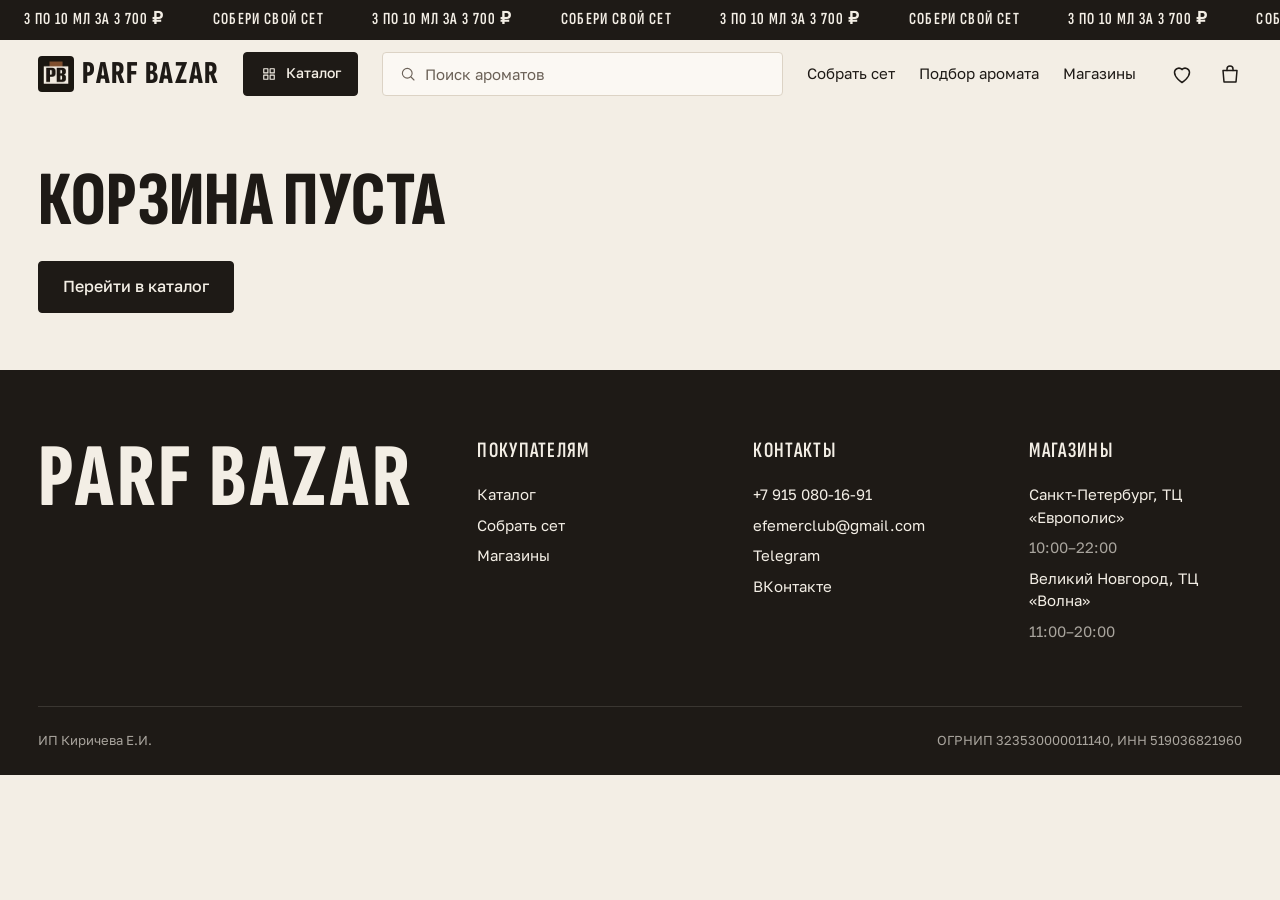
<file: checkout.html>
<!doctype html>
<html lang="ru">
<head>
  <meta charset="utf-8">
  <meta name="viewport" content="width=device-width, initial-scale=1">
  <meta name="robots" content="noindex, nofollow">
  <title>Оформление заказа Parf Bazar</title>
  <link rel="icon" href="favicon.ico" sizes="48x48">
  <link rel="icon" type="image/png" href="img/icon-512.png" sizes="512x512">
  <link rel="apple-touch-icon" href="img/apple-touch-icon.png">
  <meta name="theme-color" content="#1e1a16">
  <meta property="og:type" content="website">
  <meta property="og:title" content="Parf Bazar: ароматы по формулам ушедших брендов">
  <meta property="og:description" content="85 ароматов во флаконах 10 и 50 мл. Три по 10 мл за 3 700 ₽.">
  <meta property="og:image" content="https://torfinkissed1.github.io/parfbazar-concept/img/og.jpg">
  <meta property="og:image:width" content="1200">
  <meta property="og:image:height" content="630">
  <meta name="twitter:card" content="summary_large_image">
  <link rel="preconnect" href="https://fonts.googleapis.com">
  <link rel="preconnect" href="https://fonts.gstatic.com" crossorigin>
  <link rel="stylesheet" href="https://fonts.googleapis.com/css2?family=Golos+Text:wght@400;500;600&family=Sofia+Sans+Extra+Condensed:wght@600;800&family=Spectral:ital@0;1&display=swap">
  <link rel="stylesheet" href="css/base.css?v=6">
  <link rel="stylesheet" href="css/chrome.css?v=6">
  <link rel="stylesheet" href="css/shell.css?v=6">
  <link rel="stylesheet" href="css/menu.css?v=6">
  <link rel="stylesheet" href="css/card.css?v=6">
  <link rel="stylesheet" href="css/blocks.css?v=6">
  <link rel="stylesheet" href="css/checkout.css?v=6">
  <link rel="stylesheet" href="css/ny.css?v=6">
  <script src="js/ny.js?v=6"></script>
  <script defer src="js/products-data.js?v=6"></script>
  <script defer src="js/store.js?v=6"></script>
  <script defer src="js/ui.js?v=6"></script>
  <script defer src="js/search.js?v=6"></script>
  <script defer src="js/menu.js?v=6"></script>
  <script defer src="js/forms.js?v=6"></script>
  <script defer src="js/quiz.js?v=6"></script>
  <script defer src="js/checkout.js?v=6"></script>
</head>
<body>
  <svg class="sprite" xmlns="http://www.w3.org/2000/svg" aria-hidden="true">
    <symbol id="heart" viewBox="0 0 24 24"><path d="M12 20.5s-7.5-4.6-7.5-10.2A4.3 4.3 0 0 1 12 7.6a4.3 4.3 0 0 1 7.5 2.7c0 5.6-7.5 10.2-7.5 10.2Z"/></symbol>
    <symbol id="bag" viewBox="0 0 24 24"><path d="M5 8.5h14l-1 11.5H6L5 8.5Z"/><path d="M9 8.5V7a3 3 0 0 1 6 0v1.5"/></symbol>
    <symbol id="burger" viewBox="0 0 24 24"><path d="M4 8h16M4 16h16"/></symbol>
    <symbol id="close" viewBox="0 0 24 24"><path d="M6 6l12 12M18 6 6 18"/></symbol>
    <symbol id="plus" viewBox="0 0 24 24"><path d="M12 5v14M5 12h14"/></symbol>
    <symbol id="minus" viewBox="0 0 24 24"><path d="M5 12h14"/></symbol>
    <symbol id="check" viewBox="0 0 24 24"><path d="m5 12.5 4.5 4.5L19 7.5"/></symbol>
    <symbol id="arrow-right" viewBox="0 0 24 24"><path d="M4 12h16M14 6l6 6-6 6"/></symbol>
    <symbol id="arrow-left" viewBox="0 0 24 24"><path d="M20 12H4M10 6l-6 6 6 6"/></symbol>
    <symbol id="chevron-down" viewBox="0 0 24 24"><path d="m6 9 6 6 6-6"/></symbol>
    <symbol id="chevron-right" viewBox="0 0 24 24"><path d="m9 6 6 6-6 6"/></symbol>
    <symbol id="sliders" viewBox="0 0 24 24"><path d="M4 7h9M17 7h3M4 17h3M11 17h9"/><circle cx="15" cy="7" r="2"/><circle cx="9" cy="17" r="2"/></symbol>
    <symbol id="sort" viewBox="0 0 24 24"><path d="M7 5v14M7 19l-3-3M7 19l3-3M17 19V5M17 5l-3 3M17 5l3 3"/></symbol>
    <symbol id="search"viewBox="0 0 24 24"><circle cx="11" cy="11" r="6.5"/><path d="m16 16 4 4"/></symbol>
    <symbol id="home" viewBox="0 0 24 24"><path d="M4.5 10.5 12 4.5l7.5 6V19.5h-5v-5h-5v5h-5v-9Z"/></symbol>
    <symbol id="grid" viewBox="0 0 24 24"><path d="M5 5h5.5v5.5H5zM13.5 5H19v5.5h-5.5zM5 13.5h5.5V19H5zM13.5 13.5H19V19h-5.5z"/></symbol>
    <symbol id="sparkle" viewBox="0 0 24 24"><path d="M11 4c.6 3.7 2.3 5.4 6 6-3.7.6-5.4 2.3-6 6-.6-3.7-2.3-5.4-6-6 3.7-.6 5.4-2.3 6-6Z"/><path d="M18 15v5M15.5 17.5h5"/></symbol>
  </svg>

  <a class="ticker" href="index.html#set" aria-label="Три аромата по 10 мл за 3 700 ₽">
    <span class="ticker__track" aria-hidden="true">
      <span class="ticker__item">3 по 10 мл за 3 700 ₽</span><span class="ticker__item">Собери свой сет</span>
      <span class="ticker__item">3 по 10 мл за 3 700 ₽</span><span class="ticker__item">Собери свой сет</span>
      <span class="ticker__item">3 по 10 мл за 3 700 ₽</span><span class="ticker__item">Собери свой сет</span>
      <span class="ticker__item">3 по 10 мл за 3 700 ₽</span><span class="ticker__item">Собери свой сет</span>
      <span class="ticker__item">3 по 10 мл за 3 700 ₽</span><span class="ticker__item">Собери свой сет</span>
      <span class="ticker__item">3 по 10 мл за 3 700 ₽</span><span class="ticker__item">Собери свой сет</span>
      <span class="ticker__item">3 по 10 мл за 3 700 ₽</span><span class="ticker__item">Собери свой сет</span>
      <span class="ticker__item">3 по 10 мл за 3 700 ₽</span><span class="ticker__item">Собери свой сет</span>
    </span>
  </a>

  <header class="header">
    <div class="container header__inner">
      <a class="logo header__logo" href="index.html" aria-label="Parf Bazar, на главную">
        <img class="logo__mark" src="img/mark.webp" alt="" width="36" height="36">
        <span class="logo__text">Parf Bazar</span>
      </a>
      <button class="button button--size_s header__catalog" type="button" data-open="menu">
        <svg class="icon icon--size_s" aria-hidden="true"><use href="#grid"></use></svg>
        Каталог
      </button>
      <form class="site-search header__search" action="catalog.html" method="get" role="search" data-site-search-form>
        <label class="site-search__field">
          <svg class="icon icon--size_s site-search__icon" aria-hidden="true"><use href="#search"></use></svg>
          <input class="site-search__input" type="search" name="q" placeholder="Поиск ароматов" aria-label="Поиск ароматов"
            autocomplete="off" enterkeyhint="search" maxlength="60" data-site-search>
        </label>
        <div class="site-search__panel" data-site-search-panel></div>
      </form>
      <nav class="header__nav" aria-label="Основное меню">
        <a class="header__link" href="index.html#set">Собрать сет</a>
        <button class="header__link" type="button" data-open="quiz">Подбор аромата</button>
        <a class="header__link" href="index.html#stores">Магазины</a>
      </nav>
      <div class="header__actions">
        <a class="icon-button" href="catalog.html?filter=fav" aria-label="Избранное">
          <svg class="icon" aria-hidden="true"><use href="#heart"></use></svg>
          <span class="icon-button__count" data-fav-count hidden>0</span>
        </a>
        <button class="icon-button" type="button" data-open="cart" aria-label="Корзина">
          <svg class="icon" aria-hidden="true"><use href="#bag"></use></svg>
          <span class="icon-button__count" data-cart-count hidden>0</span>
        </button>
      </div>
    </div>
  </header>

  <main>
    <section class="section section--tight">
      <div class="container">
        <div data-checkout>
          <h1 class="title title--size_h1 checkout__title">Оформление заказа</h1>
          <div class="checkout">
            <form class="checkout__form" data-order-form>
              <fieldset class="checkout__group">
                <legend class="title title--size_h3 checkout__legend">Контакты</legend>
                <div class="checkout__fields">
                  <label class="field checkout__field">
                    <span class="field__label">Имя</span>
                    <input class="field__input" name="name" type="text" data-rule="name" autocomplete="name">
                    <span class="field__error" aria-live="polite"><span class="field__error-text"></span></span>
                  </label>
                  <label class="field checkout__field">
                    <span class="field__label">Телефон</span>
                    <input class="field__input" name="phone" type="tel" inputmode="tel" data-rule="phone" autocomplete="tel">
                    <span class="field__error" aria-live="polite"><span class="field__error-text"></span></span>
                  </label>
                  <label class="field checkout__field checkout__field--wide">
                    <span class="field__label">Электронная почта</span>
                    <input class="field__input" name="email" type="email" inputmode="email" data-rule="email" autocomplete="email">
                    <span class="field__error" aria-live="polite"><span class="field__error-text"></span></span>
                  </label>
                </div>
              </fieldset>

              <fieldset class="checkout__group">
                <legend class="title title--size_h3 checkout__legend">Получение</legend>
                <div class="checkout__choices">
                  <label class="choice">
                    <input class="choice__input" type="radio" name="delivery" value="cdek" data-cost="290" data-label="Доставка СДЭК" checked>
                    <span class="choice__body">
                      <span class="choice__title">СДЭК до пункта выдачи</span>
                      <span class="choice__note">290&nbsp;₽</span>
                    </span>
                  </label>
                  <label class="choice">
                    <input class="choice__input" type="radio" name="delivery" value="spb" data-cost="0" data-label="Самовывоз">
                    <span class="choice__body">
                      <span class="choice__title">Самовывоз в Санкт-Петербурге</span>
                      <span class="choice__note">ТЦ «Европолис», 1&nbsp;этаж. Бесплатно</span>
                    </span>
                  </label>
                  <label class="choice">
                    <input class="choice__input" type="radio" name="delivery" value="vn" data-cost="0" data-label="Самовывоз">
                    <span class="choice__body">
                      <span class="choice__title">Самовывоз в Великом Новгороде</span>
                      <span class="choice__note">ТЦ «Волна», 1&nbsp;этаж. Бесплатно</span>
                    </span>
                  </label>
                </div>
                <div class="checkout__address checkout__address--open" data-address>
                  <div class="checkout__address-inner">
                    <label class="field checkout__address-field">
                      <span class="field__label">Город и пункт выдачи</span>
                      <input class="field__input" name="address" type="text" data-rule="address" autocomplete="street-address">
                      <span class="field__error" aria-live="polite"><span class="field__error-text"></span></span>
                    </label>
                  </div>
                </div>
              </fieldset>

              <fieldset class="checkout__group">
                <legend class="title title--size_h3 checkout__legend">Оплата</legend>
                <div class="checkout__choices">
                  <label class="choice">
                    <input class="choice__input" type="radio" name="payment" value="online" checked>
                    <span class="choice__body"><span class="choice__title">Картой онлайн</span></span>
                  </label>
                  <label class="choice">
                    <input class="choice__input" type="radio" name="payment" value="receipt">
                    <span class="choice__body"><span class="choice__title">При получении</span></span>
                  </label>
                </div>
              </fieldset>

              <label class="field">
                <span class="field__label">Комментарий к заказу</span>
                <textarea class="field__input field__input--area" name="comment"></textarea>
              </label>

              <div class="checkout__confirm">
              <button class="button button--wide" type="submit" data-submit>Оформить заказ</button>
              <label class="check">
                <input class="check__input" type="checkbox" data-consent>
                <span class="check__box"><svg class="icon icon--size_s" aria-hidden="true"><use href="#check"></use></svg></span>
                <span>Даю согласие на обработку <span class="check__link">персональных данных</span></span>
              </label>
              </div>
            </form>

            <aside class="checkout__summary">
              <div class="checkout__summary-head">
                <h2 class="title title--size_h3">Ваш заказ</h2>
                <button class="link" type="button" data-open="cart">Изменить</button>
              </div>
              <div data-summary></div>
            </aside>
          </div>
        </div>

        <div class="checkout-done" data-order-done hidden></div>

        <div class="checkout-empty" data-order-empty hidden>
          <h1 class="title title--size_h1">Корзина пуста</h1>
          <a class="button" href="catalog.html">Перейти в каталог</a>
        </div>
      </div>
    </section>
  </main>

  <footer class="footer">
    <div class="container">
      <div class="footer__top">
        <div class="footer__brand"><a class="logo footer__logo" href="index.html">Parf Bazar</a></div>
        <div class="footer__column">
          <h2 class="footer__heading">Покупателям</h2>
          <a class="footer__link" href="catalog.html">Каталог</a>
          <a class="footer__link" href="index.html#set">Собрать сет</a>
          <a class="footer__link" href="index.html#stores">Магазины</a>
        </div>
        <div class="footer__column">
          <h2 class="footer__heading">Контакты</h2>
          <a class="footer__link" href="tel:+79150801691">+7 915 080-16-91</a>
          <a class="footer__link" href="mailto:efemerclub@gmail.com">efemerclub@gmail.com</a>
          <a class="footer__link" href="https://t.me/parfbazar" target="_blank" rel="noopener">Telegram</a>
          <a class="footer__link" href="https://vk.com/parf_bazar" target="_blank" rel="noopener">ВКонтакте</a>
        </div>
        <div class="footer__column">
          <h2 class="footer__heading">Магазины</h2>
          <p>Санкт-Петербург, ТЦ «Европолис»</p>
          <p class="footer__note">10:00–22:00</p>
          <p>Великий Новгород, ТЦ «Волна»</p>
          <p class="footer__note">11:00–20:00</p>
        </div>
      </div>
      <div class="footer__bottom">
        <span>ИП Киричева Е.И.</span>
        <span>ОГРНИП 323530000011140, ИНН 519036821960</span>
      </div>
    </div>
  </footer>

  <nav class="tabbar" aria-label="Разделы">
    <a class="tabbar__item" href="index.html" data-tab="home">
      <svg class="icon" aria-hidden="true"><use href="#home"></use></svg>
      <span class="tabbar__label">Главная</span>
    </a>
    <button class="tabbar__item" type="button" data-open="menu" data-tab="catalog">
      <svg class="icon" aria-hidden="true"><use href="#grid"></use></svg>
      <span class="tabbar__label">Каталог</span>
    </button>
    <button class="tabbar__item" type="button" data-open="quiz">
      <svg class="icon" aria-hidden="true"><use href="#sparkle"></use></svg>
      <span class="tabbar__label">Подбор</span>
    </button>
    <a class="tabbar__item" href="catalog.html?filter=fav" data-tab="fav">
      <span class="tabbar__icon">
        <svg class="icon" aria-hidden="true"><use href="#heart"></use></svg>
        <span class="icon-button__count tabbar__count" data-fav-count hidden>0</span>
      </span>
      <span class="tabbar__label">Избранное</span>
    </a>
    <button class="tabbar__item" type="button" data-open="cart" data-tab="cart">
      <span class="tabbar__icon">
        <svg class="icon" aria-hidden="true"><use href="#bag"></use></svg>
        <span class="icon-button__count tabbar__count" data-cart-count hidden>0</span>
      </span>
      <span class="tabbar__label">Корзина</span>
    </button>
  </nav>
</body>
</html>
</file>
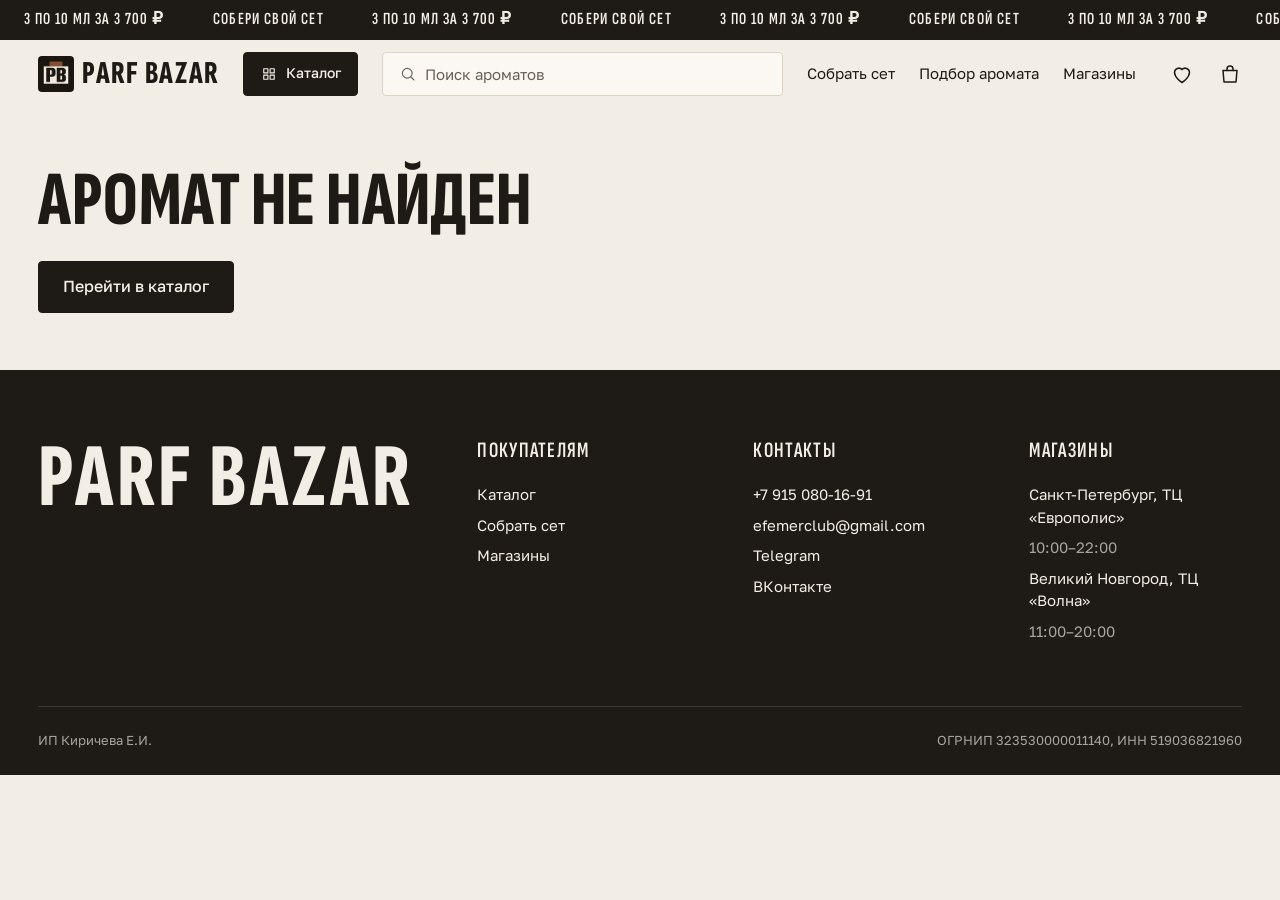
<file: product.html>
<!doctype html>
<html lang="ru">
<head>
  <meta charset="utf-8">
  <meta name="viewport" content="width=device-width, initial-scale=1">
  <meta name="robots" content="noindex, nofollow">
  <title>Аромат Parf Bazar</title>
  <link rel="icon" href="favicon.ico" sizes="48x48">
  <link rel="icon" type="image/png" href="img/icon-512.png" sizes="512x512">
  <link rel="apple-touch-icon" href="img/apple-touch-icon.png">
  <meta name="theme-color" content="#1e1a16">
  <meta property="og:type" content="website">
  <meta property="og:title" content="Parf Bazar: ароматы по формулам ушедших брендов">
  <meta property="og:description" content="85 ароматов во флаконах 10 и 50 мл. Три по 10 мл за 3 700 ₽.">
  <meta property="og:image" content="https://torfinkissed1.github.io/parfbazar-concept/img/og.jpg">
  <meta property="og:image:width" content="1200">
  <meta property="og:image:height" content="630">
  <meta name="twitter:card" content="summary_large_image">
  <link rel="preconnect" href="https://fonts.googleapis.com">
  <link rel="preconnect" href="https://fonts.gstatic.com" crossorigin>
  <link rel="stylesheet" href="https://fonts.googleapis.com/css2?family=Golos+Text:wght@400;500;600&family=Sofia+Sans+Extra+Condensed:wght@600;800&family=Spectral:ital@0;1&display=swap">
  <link rel="stylesheet" href="css/base.css?v=6">
  <link rel="stylesheet" href="css/chrome.css?v=6">
  <link rel="stylesheet" href="css/shell.css?v=6">
  <link rel="stylesheet" href="css/menu.css?v=6">
  <link rel="stylesheet" href="css/card.css?v=6">
  <link rel="stylesheet" href="css/blocks.css?v=6">
  <link rel="stylesheet" href="css/product.css?v=6">
  <link rel="stylesheet" href="css/ny.css?v=6">
  <script src="js/ny.js?v=6"></script>
  <script defer src="js/products-data.js?v=6"></script>
  <script defer src="js/store.js?v=6"></script>
  <script defer src="js/ui.js?v=6"></script>
  <script defer src="js/search.js?v=6"></script>
  <script defer src="js/menu.js?v=6"></script>
  <script defer src="js/forms.js?v=6"></script>
  <script defer src="js/quiz.js?v=6"></script>
  <script defer src="js/product.js?v=6"></script>
</head>
<body>
  <svg class="sprite" xmlns="http://www.w3.org/2000/svg" aria-hidden="true">
    <symbol id="heart" viewBox="0 0 24 24"><path d="M12 20.5s-7.5-4.6-7.5-10.2A4.3 4.3 0 0 1 12 7.6a4.3 4.3 0 0 1 7.5 2.7c0 5.6-7.5 10.2-7.5 10.2Z"/></symbol>
    <symbol id="bag" viewBox="0 0 24 24"><path d="M5 8.5h14l-1 11.5H6L5 8.5Z"/><path d="M9 8.5V7a3 3 0 0 1 6 0v1.5"/></symbol>
    <symbol id="burger" viewBox="0 0 24 24"><path d="M4 8h16M4 16h16"/></symbol>
    <symbol id="close" viewBox="0 0 24 24"><path d="M6 6l12 12M18 6 6 18"/></symbol>
    <symbol id="plus" viewBox="0 0 24 24"><path d="M12 5v14M5 12h14"/></symbol>
    <symbol id="minus" viewBox="0 0 24 24"><path d="M5 12h14"/></symbol>
    <symbol id="check" viewBox="0 0 24 24"><path d="m5 12.5 4.5 4.5L19 7.5"/></symbol>
    <symbol id="arrow-right" viewBox="0 0 24 24"><path d="M4 12h16M14 6l6 6-6 6"/></symbol>
    <symbol id="arrow-left" viewBox="0 0 24 24"><path d="M20 12H4M10 6l-6 6 6 6"/></symbol>
    <symbol id="chevron-down" viewBox="0 0 24 24"><path d="m6 9 6 6 6-6"/></symbol>
    <symbol id="chevron-right" viewBox="0 0 24 24"><path d="m9 6 6 6-6 6"/></symbol>
    <symbol id="sliders" viewBox="0 0 24 24"><path d="M4 7h9M17 7h3M4 17h3M11 17h9"/><circle cx="15" cy="7" r="2"/><circle cx="9" cy="17" r="2"/></symbol>
    <symbol id="sort" viewBox="0 0 24 24"><path d="M7 5v14M7 19l-3-3M7 19l3-3M17 19V5M17 5l-3 3M17 5l3 3"/></symbol>
    <symbol id="search"viewBox="0 0 24 24"><circle cx="11" cy="11" r="6.5"/><path d="m16 16 4 4"/></symbol>
    <symbol id="home" viewBox="0 0 24 24"><path d="M4.5 10.5 12 4.5l7.5 6V19.5h-5v-5h-5v5h-5v-9Z"/></symbol>
    <symbol id="grid" viewBox="0 0 24 24"><path d="M5 5h5.5v5.5H5zM13.5 5H19v5.5h-5.5zM5 13.5h5.5V19H5zM13.5 13.5H19V19h-5.5z"/></symbol>
    <symbol id="sparkle" viewBox="0 0 24 24"><path d="M11 4c.6 3.7 2.3 5.4 6 6-3.7.6-5.4 2.3-6 6-.6-3.7-2.3-5.4-6-6 3.7-.6 5.4-2.3 6-6Z"/><path d="M18 15v5M15.5 17.5h5"/></symbol>
  </svg>

  <a class="ticker" href="index.html#set" aria-label="Три аромата по 10 мл за 3 700 ₽">
    <span class="ticker__track" aria-hidden="true">
      <span class="ticker__item">3 по 10 мл за 3 700 ₽</span><span class="ticker__item">Собери свой сет</span>
      <span class="ticker__item">3 по 10 мл за 3 700 ₽</span><span class="ticker__item">Собери свой сет</span>
      <span class="ticker__item">3 по 10 мл за 3 700 ₽</span><span class="ticker__item">Собери свой сет</span>
      <span class="ticker__item">3 по 10 мл за 3 700 ₽</span><span class="ticker__item">Собери свой сет</span>
      <span class="ticker__item">3 по 10 мл за 3 700 ₽</span><span class="ticker__item">Собери свой сет</span>
      <span class="ticker__item">3 по 10 мл за 3 700 ₽</span><span class="ticker__item">Собери свой сет</span>
      <span class="ticker__item">3 по 10 мл за 3 700 ₽</span><span class="ticker__item">Собери свой сет</span>
      <span class="ticker__item">3 по 10 мл за 3 700 ₽</span><span class="ticker__item">Собери свой сет</span>
    </span>
  </a>

  <header class="header">
    <div class="container header__inner">
      <a class="logo header__logo" href="index.html" aria-label="Parf Bazar, на главную">
        <img class="logo__mark" src="img/mark.webp" alt="" width="36" height="36">
        <span class="logo__text">Parf Bazar</span>
      </a>
      <button class="button button--size_s header__catalog" type="button" data-open="menu">
        <svg class="icon icon--size_s" aria-hidden="true"><use href="#grid"></use></svg>
        Каталог
      </button>
      <form class="site-search header__search" action="catalog.html" method="get" role="search" data-site-search-form>
        <label class="site-search__field">
          <svg class="icon icon--size_s site-search__icon" aria-hidden="true"><use href="#search"></use></svg>
          <input class="site-search__input" type="search" name="q" placeholder="Поиск ароматов" aria-label="Поиск ароматов"
            autocomplete="off" enterkeyhint="search" maxlength="60" data-site-search>
        </label>
        <div class="site-search__panel" data-site-search-panel></div>
      </form>
      <nav class="header__nav" aria-label="Основное меню">
        <a class="header__link" href="index.html#set">Собрать сет</a>
        <button class="header__link" type="button" data-open="quiz">Подбор аромата</button>
        <a class="header__link" href="index.html#stores">Магазины</a>
      </nav>
      <div class="header__actions">
        <a class="icon-button" href="catalog.html?filter=fav" aria-label="Избранное">
          <svg class="icon" aria-hidden="true"><use href="#heart"></use></svg>
          <span class="icon-button__count" data-fav-count hidden>0</span>
        </a>
        <button class="icon-button" type="button" data-open="cart" aria-label="Корзина">
          <svg class="icon" aria-hidden="true"><use href="#bag"></use></svg>
          <span class="icon-button__count" data-cart-count hidden>0</span>
        </button>
      </div>
    </div>
  </header>

  <main>
    <section class="section section--tight">
      <div class="container" data-product></div>
    </section>

    <section class="section section--surface" data-related-section hidden>
      <div class="container">
        <div class="section__head">
          <h2 class="title title--size_h2" data-reveal="0">Вам может понравиться</h2>
          <div class="section__tools">
            <a class="link section__more" href="catalog.html">Все ароматы</a>
            <div class="arrows">
              <button class="icon-button arrows__button" type="button" data-scroll="-1" data-scroll-target="[data-related]" aria-label="Назад">
                <svg class="icon" aria-hidden="true"><use href="#arrow-left"></use></svg>
              </button>
              <button class="icon-button arrows__button" type="button" data-scroll="1" data-scroll-target="[data-related]" aria-label="Вперёд">
                <svg class="icon" aria-hidden="true"><use href="#arrow-right"></use></svg>
              </button>
            </div>
          </div>
        </div>
        <div class="rail rail--plain" data-related></div>
        <a class="button button--ghost button--wide section__all" href="catalog.html">Все ароматы</a>
      </div>
    </section>

    <div class="buy-bar" data-buy-bar>
      <div class="container buy-bar__inner">
        <span class="buy-bar__info" data-buy-bar-info></span>
        <button class="button" type="button" data-product-add>В корзину</button>
      </div>
    </div>
  </main>

  <footer class="footer">
    <div class="container">
      <div class="footer__top">
        <div class="footer__brand"><a class="logo footer__logo" href="index.html">Parf Bazar</a></div>
        <div class="footer__column">
          <h2 class="footer__heading">Покупателям</h2>
          <a class="footer__link" href="catalog.html">Каталог</a>
          <a class="footer__link" href="index.html#set">Собрать сет</a>
          <a class="footer__link" href="index.html#stores">Магазины</a>
        </div>
        <div class="footer__column">
          <h2 class="footer__heading">Контакты</h2>
          <a class="footer__link" href="tel:+79150801691">+7 915 080-16-91</a>
          <a class="footer__link" href="mailto:efemerclub@gmail.com">efemerclub@gmail.com</a>
          <a class="footer__link" href="https://t.me/parfbazar" target="_blank" rel="noopener">Telegram</a>
          <a class="footer__link" href="https://vk.com/parf_bazar" target="_blank" rel="noopener">ВКонтакте</a>
        </div>
        <div class="footer__column">
          <h2 class="footer__heading">Магазины</h2>
          <p>Санкт-Петербург, ТЦ «Европолис»</p>
          <p class="footer__note">10:00–22:00</p>
          <p>Великий Новгород, ТЦ «Волна»</p>
          <p class="footer__note">11:00–20:00</p>
        </div>
      </div>
      <div class="footer__bottom">
        <span>ИП Киричева Е.И.</span>
        <span>ОГРНИП 323530000011140, ИНН 519036821960</span>
      </div>
    </div>
  </footer>

  <nav class="tabbar" aria-label="Разделы">
    <a class="tabbar__item" href="index.html" data-tab="home">
      <svg class="icon" aria-hidden="true"><use href="#home"></use></svg>
      <span class="tabbar__label">Главная</span>
    </a>
    <button class="tabbar__item" type="button" data-open="menu" data-tab="catalog">
      <svg class="icon" aria-hidden="true"><use href="#grid"></use></svg>
      <span class="tabbar__label">Каталог</span>
    </button>
    <button class="tabbar__item" type="button" data-open="quiz">
      <svg class="icon" aria-hidden="true"><use href="#sparkle"></use></svg>
      <span class="tabbar__label">Подбор</span>
    </button>
    <a class="tabbar__item" href="catalog.html?filter=fav" data-tab="fav">
      <span class="tabbar__icon">
        <svg class="icon" aria-hidden="true"><use href="#heart"></use></svg>
        <span class="icon-button__count tabbar__count" data-fav-count hidden>0</span>
      </span>
      <span class="tabbar__label">Избранное</span>
    </a>
    <button class="tabbar__item" type="button" data-open="cart" data-tab="cart">
      <span class="tabbar__icon">
        <svg class="icon" aria-hidden="true"><use href="#bag"></use></svg>
        <span class="icon-button__count tabbar__count" data-cart-count hidden>0</span>
      </span>
      <span class="tabbar__label">Корзина</span>
    </button>
  </nav>
</body>
</html>
</file>
<file: css/base.css>
/* Брейкпоинты проекта: 1440, 1240, 1024, 768, 480, 340. Мобильная схема до 768 включительно. */

:root {
  --color-paper: #f3eee5;
  --color-surface: #fbf8f3;
  --color-tile: #ebe4d8;
  --color-ink: #1e1a16;
  --color-muted: #6b6157;
  --color-line: #dcd3c5;
  --color-wood: #7b4b2a;
  --color-wood-dark: #5e3820;
  --color-error: #a8321e;
  --color-backdrop: rgba(30, 26, 22, 0.45);

  --font-display: "Sofia Sans Extra Condensed", "Arial Narrow", sans-serif;
  --font-serif: "Spectral", Georgia, serif;
  --font-main: "Golos Text", system-ui, sans-serif;

  --fs-hero: clamp(64px, 10.5vw, 176px);
  --fs-h1: clamp(48px, 6vw, 96px);
  --fs-h2: clamp(40px, 4.6vw, 72px);
  --fs-h3: 30px;
  --fs-lead: clamp(19px, 1.6vw, 24px);
  --fs-body: 16px;
  --fs-small: 14px;
  --fs-caption: 13px;

  --space-xs: 4px;
  --space-s: 8px;
  --space-m: 16px;
  --space-l: 24px;
  --space-xl: 40px;
  --space-2xl: 64px;
  --space-section: clamp(64px, 9vw, 136px);

  --radius-s: 4px;
  --radius-m: 8px;
  --container: 1400px;
  --gutter: clamp(16px, 3vw, 40px);
  --header-height: 68px;
  --control-height: 52px;

  --ease-out: cubic-bezier(0.22, 1, 0.36, 1);
  --transition: 0.3s ease;

  --z-header: 20;
  --z-bar: 30;
  --z-toast: 60;
}

*,
*::before,
*::after {
  box-sizing: border-box;
}

html {
  scroll-behavior: smooth;
  scroll-padding-top: calc(var(--header-height) + var(--header-search-height, 0px) + var(--space-l));
  scrollbar-width: none;
  -webkit-text-size-adjust: 100%;
}

html::-webkit-scrollbar {
  display: none;
}

body {
  margin: 0;
  background: var(--color-paper);
  color: var(--color-ink);
  font-family: var(--font-main);
  font-size: var(--fs-body);
  line-height: 1.5;
  -webkit-font-smoothing: antialiased;
  -webkit-tap-highlight-color: transparent;
}

h1,
h2,
h3,
p,
ul,
ol,
figure,
fieldset,
legend {
  margin: 0;
  padding: 0;
}

ul,
ol {
  list-style: none;
}

fieldset {
  border: 0;
  min-width: 0;
}

img {
  display: block;
  max-width: 100%;
  height: auto;
}

a {
  color: inherit;
  text-decoration: none;
}

button,
input,
textarea {
  font: inherit;
  color: inherit;
}

button {
  padding: 0;
  border: 0;
  background: none;
  cursor: pointer;
  touch-action: manipulation;
}

:focus:not(:focus-visible) {
  outline: none;
}

:focus-visible {
  outline: 2px solid var(--color-wood);
  outline-offset: 3px;
}

input:focus-visible,
textarea:focus-visible {
  outline: none;
}

input[type="search"]::-webkit-search-cancel-button {
  -webkit-appearance: none;
}

@media (prefers-reduced-motion: reduce) {
  html {
    scroll-behavior: auto;
  }

  *,
  *::before,
  *::after {
    animation-duration: 0.01ms !important;
    animation-iteration-count: 1 !important;
    transition-duration: 0.01ms !important;
  }
}

/* Плавная смена страниц и перелёт фото товара из карточки на страницу товара. */
@view-transition {
  navigation: auto;
}

::view-transition-group(product-image) {
  animation-duration: 0.5s;
  animation-timing-function: var(--ease-out);
}

[hidden] {
  display: none !important;
}

.visually-hidden {
  position: absolute;
  width: 1px;
  height: 1px;
  margin: -1px;
  overflow: hidden;
  clip-path: inset(50%);
  white-space: nowrap;
}

.container {
  width: 100%;
  max-width: var(--container);
  margin: 0 auto;
  padding: 0 var(--gutter);
}

.section {
  padding-block: var(--space-section);
}

.section--tight {
  padding-block: calc(var(--space-section) / 2);
}

.section--surface {
  background: var(--color-surface);
}

.section__head {
  display: flex;
  align-items: flex-end;
  justify-content: space-between;
  gap: var(--space-l);
  margin-bottom: var(--space-xl);
}

/* Типографика */

.title {
  font-family: var(--font-display);
  font-weight: 800;
  line-height: 0.92;
  letter-spacing: 0.005em;
  text-transform: uppercase;
  text-wrap: balance;
  overflow-wrap: anywhere;
}

.title--size_hero {
  font-size: var(--fs-hero);
  line-height: 0.86;
}

.title--size_h1 {
  font-size: var(--fs-h1);
}

.title--size_h2 {
  font-size: var(--fs-h2);
}

.title--size_h3 {
  font-size: var(--fs-h3);
  line-height: 1;
}

.lead {
  font-family: var(--font-serif);
  font-size: var(--fs-lead);
  font-style: italic;
  line-height: 1.35;
  text-wrap: balance;
}

.muted {
  color: var(--color-muted);
}

.link {
  display: inline-flex;
  align-items: center;
  gap: var(--space-s);
  padding-block: var(--space-xs);
  border-bottom: 1px solid currentColor;
  font-weight: 500;
  transition: color var(--transition);
}

@media (hover: hover) {
  .link:hover {
    color: var(--color-wood);
  }
}

.icon {
  flex-shrink: 0;
  width: 24px;
  height: 24px;
  fill: none;
  stroke: currentColor;
  stroke-width: 1.5;
  stroke-linecap: round;
  stroke-linejoin: round;
}

.sprite {
  position: absolute;
  width: 0;
  height: 0;
  overflow: hidden;
}

.icon--size_s {
  width: 18px;
  height: 18px;
}

/* Кнопки */

.button {
  display: inline-flex;
  align-items: center;
  justify-content: center;
  gap: var(--space-s);
  min-height: var(--control-height);
  padding: 0 var(--space-l);
  border: 1px solid var(--color-ink);
  border-radius: var(--radius-s);
  background: var(--color-ink);
  color: var(--color-paper);
  font-weight: 500;
  line-height: 1.2;
  text-align: center;
  white-space: nowrap;
  transition: background-color var(--transition), border-color var(--transition), color var(--transition), opacity var(--transition);
}

.button--ghost {
  background: transparent;
  color: var(--color-ink);
}

.button--light {
  border-color: var(--color-paper);
  background: var(--color-paper);
  color: var(--color-ink);
}

.button--size_s {
  min-height: 44px;
  padding: 0 var(--space-m);
  font-size: var(--fs-small);
}

.button--wide {
  width: 100%;
}

.button--done {
  border-color: var(--color-wood);
  background: var(--color-wood);
  color: var(--color-paper);
}

.button:disabled {
  opacity: 0.4;
  cursor: default;
}

@media (hover: hover) {
  .button:not(:disabled):hover {
    border-color: var(--color-wood);
    background: var(--color-wood);
    color: var(--color-paper);
  }
}

.icon-button {
  position: relative;
  display: inline-flex;
  align-items: center;
  justify-content: center;
  width: 44px;
  height: 44px;
  border-radius: 50%;
  transition: color var(--transition), background-color var(--transition);
}

.icon-button__count {
  position: absolute;
  top: 2px;
  right: 0;
  min-width: 18px;
  height: 18px;
  padding: 0 5px;
  border-radius: 9px;
  background: var(--color-wood);
  color: var(--color-paper);
  font-size: 11px;
  font-weight: 600;
  line-height: 18px;
  text-align: center;
}

.icon-button__count--bump {
  animation: count-bump 0.4s var(--ease-out);
}

@keyframes count-bump {
  40% {
    transform: scale(1.45);
  }
}

@media (hover: hover) {
  .icon-button:hover {
    color: var(--color-wood);
  }
}

/* Сердечко избранного */

.like {
  display: inline-flex;
  align-items: center;
  justify-content: center;
  width: 44px;
  height: 44px;
  border-radius: 50%;
  color: var(--color-ink);
  transition: color var(--transition);
}

.like__icon {
  transition: fill var(--transition), transform 0.3s var(--ease-out);
}

.like--active {
  color: var(--color-wood);
}

.like--active .like__icon {
  fill: currentColor;
  transform: scale(1.08);
}

@media (hover: hover) {
  .like:hover {
    color: var(--color-wood);
  }
}

/* Поля форм */

.field {
  display: flex;
  flex-direction: column;
  gap: 6px;
}

.field__label {
  font-size: var(--fs-small);
  color: var(--color-muted);
}

.field__input {
  width: 100%;
  min-height: var(--control-height);
  padding: 0 var(--space-m);
  border: 1px solid var(--color-line);
  border-radius: var(--radius-s);
  background: var(--color-surface);
  transition: border-color var(--transition);
}

.field__input--area {
  min-height: 96px;
  padding-block: var(--space-m);
  resize: vertical;
}

.field__input:focus {
  border-color: var(--color-ink);
}

.field__error {
  display: grid;
  grid-template-rows: 0fr;
  color: var(--color-error);
  font-size: var(--fs-caption);
  transition: grid-template-rows var(--transition);
}

.field__error-text {
  overflow: hidden;
}

.field--error .field__input {
  border-color: var(--color-error);
}

.field--error .field__error {
  grid-template-rows: 1fr;
}

.check {
  display: flex;
  align-items: flex-start;
  gap: var(--space-s);
  font-size: var(--fs-caption);
  color: var(--color-muted);
  cursor: pointer;
}

.check__input {
  position: absolute;
  opacity: 0;
}

.check__box {
  display: flex;
  flex-shrink: 0;
  align-items: center;
  justify-content: center;
  width: 20px;
  height: 20px;
  border: 1px solid var(--color-muted);
  border-radius: var(--radius-s);
  color: transparent;
  transition: background-color var(--transition), border-color var(--transition), color var(--transition);
}

.check__input:checked + .check__box {
  border-color: var(--color-ink);
  background: var(--color-ink);
  color: var(--color-paper);
}

.check__input:focus-visible + .check__box {
  outline: 2px solid var(--color-wood);
  outline-offset: 3px;
}

.check--error .check__box {
  border-color: var(--color-error);
}

.check__link {
  color: var(--color-ink);
}

@media (hover: hover) {
  .check:hover .check__box {
    border-color: var(--color-ink);
  }
}

/* Появление блоков при прокрутке: класс reveal ставит скрипт, без него всё видно сразу. */

.reveal {
  opacity: 0;
  transform: translateY(28px);
  transition: opacity 0.9s var(--ease-out), transform 0.9s var(--ease-out);
  transition-delay: var(--reveal-delay, 0s);
}

.reveal--visible {
  opacity: 1;
  transform: none;
}

/* Ссылка «смотреть все»: на компьютере в заголовке секции, на телефоне кнопкой под ней. */

.section__tools {
  display: flex;
  flex-shrink: 0;
  align-items: center;
  gap: var(--space-l);
}

.section__more {
  flex-shrink: 0;
}

.section__all {
  display: none;
}

@media (max-width: 768px) {
  .section__head {
    margin-bottom: var(--space-l);
  }

  .section__more {
    display: none;
  }

  .section__all {
    display: flex;
    margin-top: var(--space-l);
  }
}
</file>
<file: css/chrome.css>
/* Высоты постоянных полос, их учитывают липкие и закреплённые блоки страниц.
   --header-search-height: отдельная строка поиска под шапкой (сейчас поиск стоит в самой шапке, поэтому ноль),
   --tabbar-height: нижняя навигация вместе с вырезом экрана (до 768 px). */
:root {
  --header-search-height: 0px;
  --tabbar-height: 0px;
}

@media (max-width: 768px) {
  :root {
    --tabbar-height: calc(58px + env(safe-area-inset-bottom));
  }
}

/* Бегущая строка акции */

.ticker {
  display: flex;
  overflow: hidden;
  background: var(--color-ink);
  color: var(--color-paper);
}

.ticker__track {
  display: flex;
  flex-shrink: 0;
  animation: ticker-run 40s linear infinite;
}

.ticker__item {
  flex-shrink: 0;
  padding: 7px var(--space-l);
  font-family: var(--font-display);
  font-size: 17px;
  font-weight: 600;
  letter-spacing: 0.08em;
  text-transform: uppercase;
  white-space: nowrap;
}

@keyframes ticker-run {
  to {
    transform: translateX(-50%);
  }
}

/* Шапка */

.header {
  position: sticky;
  top: 0;
  z-index: var(--z-header);
  background: var(--color-paper);
  border-bottom: 1px solid transparent;
  transition: border-color var(--transition);
  view-transition-name: header;
}

.header--stuck {
  border-color: var(--color-line);
}

/* Порядок как в привычном магазине: логотип, кнопка каталога, поиск на всю свободную ширину, ссылки, иконки. */
.header__inner {
  position: relative;
  display: flex;
  align-items: center;
  gap: var(--space-l);
  min-height: var(--header-height);
}

.header__catalog {
  flex-shrink: 0;
}

.header__search {
  flex: 1 1 0;
  min-width: 0;
}

.header__nav {
  display: flex;
  flex-shrink: 0;
  align-items: center;
  gap: var(--space-l);
}

.header__link {
  padding-block: var(--space-s);
  font-size: 15px;
  white-space: nowrap;
  transition: color var(--transition);
}

.header__actions {
  display: flex;
  flex-shrink: 0;
  align-items: center;
  gap: var(--space-xs);
  margin-right: -10px;
}

@media (hover: hover) {
  .header__link:hover {
    color: var(--color-wood);
  }
}

.logo {
  display: inline-flex;
  flex-shrink: 0;
  align-items: center;
  gap: var(--space-s);
  font-family: var(--font-display);
  font-size: 32px;
  font-weight: 800;
  line-height: 1;
  letter-spacing: 0.04em;
  text-transform: uppercase;
  white-space: nowrap;
  transition: color var(--transition);
}

.logo__mark {
  width: 36px;
  height: 36px;
  border-radius: var(--radius-s);
}

@media (hover: hover) {
  .logo:hover {
    color: var(--color-wood);
  }
}

@media (max-width: 1240px) {
  .header__inner,
  .header__nav {
    gap: var(--space-m);
  }
}

/* Планшет: ссылки уходят в окно каталога. */
@media (max-width: 1024px) {
  .header__nav {
    display: none;
  }
}

/* Телефон: в шапке только логотип и поиск. Каталог, избранное и корзина живут в нижней навигации. */
@media (max-width: 768px) {
  :root {
    --header-height: 60px;
  }

  .header__inner {
    gap: var(--space-m);
  }

  .header__catalog,
  .header__actions {
    display: none;
  }

  .logo {
    font-size: 26px;
  }

  .logo__mark {
    width: 32px;
    height: 32px;
  }
}

/* На узком экране название не помещается рядом с поиском: остаётся знак. */
@media (max-width: 380px) {
  .logo__text {
    display: none;
  }
}

/* Стрелки лент с прокруткой вбок */

.arrows {
  display: flex;
  flex-shrink: 0;
  gap: var(--space-s);
}

.arrows__button {
  border: 1px solid var(--color-line);
}

.arrows--light .arrows__button {
  border-color: rgba(243, 238, 229, 0.4);
}

@media (hover: hover) {
  .arrows__button:hover {
    border-color: var(--color-ink);
    background: var(--color-ink);
    color: var(--color-paper);
  }

  .arrows--light .arrows__button:hover {
    border-color: var(--color-paper);
    background: var(--color-paper);
    color: var(--color-ink);
  }
}

/* Подвал */

/* Нижний отступ подвала держит место под нижней навигацией телефона. */
.footer {
  padding-block: var(--space-2xl) calc(var(--space-l) + var(--tabbar-height));
  background: var(--color-ink);
  color: var(--color-paper);
}

.footer__top {
  display: flex;
  flex-wrap: wrap;
  gap: var(--space-xl) var(--space-2xl);
  padding-bottom: var(--space-2xl);
}

.footer__brand {
  flex: 2 1 280px;
}

.footer__logo {
  font-size: clamp(56px, 7vw, 104px);
}

.footer__column {
  display: flex;
  flex: 1 1 200px;
  flex-direction: column;
  gap: var(--space-s);
  font-size: 15px;
}

.footer__heading {
  margin-bottom: var(--space-s);
  font-family: var(--font-display);
  font-size: 22px;
  font-weight: 600;
  letter-spacing: 0.06em;
  text-transform: uppercase;
}

.footer__link {
  transition: opacity var(--transition);
}

.footer__note {
  opacity: 0.65;
}

.footer__bottom {
  display: flex;
  flex-wrap: wrap;
  justify-content: space-between;
  gap: var(--space-s) var(--space-l);
  padding-top: var(--space-l);
  border-top: 1px solid rgba(243, 238, 229, 0.2);
  font-size: var(--fs-caption);
  opacity: 0.65;
}

@media (hover: hover) {
  .footer__link:hover {
    opacity: 0.65;
  }
}

/* Окна: корзина, меню, заявка, подбор аромата.
   Открытие и закрытие ключевыми кадрами: переходы на [open] в Safari не срабатывают. */

.dialog {
  width: min(560px, 100vw - 2 * var(--gutter));
  max-width: none;
  max-height: min(92dvh, 860px);
  padding: 0;
  border: 0;
  border-radius: var(--radius-m);
  background: var(--color-paper);
  color: var(--color-ink);
  overflow: hidden;
}

.dialog[open] {
  display: flex;
  flex-direction: column;
  animation: dialog-in 0.35s var(--ease-out);
}

.dialog--closing[open] {
  animation: dialog-out 0.2s ease-in forwards;
}

.dialog::backdrop {
  background: var(--color-backdrop);
  animation: fade-in 0.3s ease-out;
}

.dialog--closing::backdrop {
  animation: fade-out 0.2s ease-in forwards;
}

.dialog--wide {
  width: min(980px, 100vw - 2 * var(--gutter));
}

/* Панель во всю высоту выезжает справа. */
.dialog--side {
  width: min(480px, 100vw);
  height: 100dvh;
  max-height: none;
  margin: 0 0 0 auto;
  border-radius: 0;
}

.dialog--side[open] {
  animation-name: side-in;
}

.dialog--side.dialog--closing[open] {
  animation-name: side-out;
}

.dialog__head {
  display: flex;
  flex-shrink: 0;
  align-items: center;
  justify-content: space-between;
  gap: var(--space-m);
  padding: var(--space-m) var(--space-m) var(--space-m) var(--space-l);
  border-bottom: 1px solid var(--color-line);
}

.dialog__body {
  flex: 1 1 auto;
  min-height: 0;
  padding: var(--space-l);
  overflow-y: auto;
  overscroll-behavior: contain;
  scrollbar-width: none;
}

.dialog__foot {
  flex-shrink: 0;
  padding: var(--space-l);
  padding-bottom: max(var(--space-l), env(safe-area-inset-bottom));
  border-top: 1px solid var(--color-line);
  background: var(--color-surface);
}

@keyframes dialog-in {
  from {
    opacity: 0;
    transform: translateY(24px);
  }
}

@keyframes dialog-out {
  to {
    opacity: 0;
    transform: translateY(16px);
  }
}

@keyframes side-in {
  from {
    transform: translateX(100%);
  }
}

@keyframes side-out {
  to {
    transform: translateX(100%);
  }
}

@keyframes left-in {
  from {
    transform: translateX(-100%);
  }
}

@keyframes left-out {
  to {
    transform: translateX(-100%);
  }
}

@keyframes fade-in {
  from {
    opacity: 0;
  }
}

@keyframes fade-out {
  to {
    opacity: 0;
  }
}

@media (max-width: 768px) {
  .dialog:not(.dialog--side):not(.dialog--menu) {
    width: 100vw;
    height: 100dvh;
    max-height: none;
    margin: 0;
    border-radius: 0;
  }
}

/* Корзина */

.cart__list {
  display: flex;
  flex-direction: column;
}

.cart__empty {
  display: flex;
  flex-direction: column;
  align-items: flex-start;
  gap: var(--space-l);
}

.cart-item {
  display: flex;
  gap: var(--space-m);
  padding-block: var(--space-m);
  border-bottom: 1px solid var(--color-line);
}

.cart-item__media {
  flex-shrink: 0;
  width: 76px;
  height: 96px;
}

.cart-item__info {
  display: flex;
  flex: 1 1 auto;
  flex-direction: column;
  gap: var(--space-xs);
  min-width: 0;
}

.cart-item__title {
  font-family: var(--font-display);
  font-size: 24px;
  font-weight: 800;
  line-height: 1;
  text-transform: uppercase;
  transition: color var(--transition);
}

@media (hover: hover) {
  .cart-item__title:hover {
    color: var(--color-wood);
  }
}

.cart-item__meta {
  font-size: var(--fs-small);
  color: var(--color-muted);
}

/* На узком экране цена переносится под степпер, а не вылезает за край. */
.cart-item__row {
  display: flex;
  flex-wrap: wrap;
  align-items: center;
  justify-content: space-between;
  gap: var(--space-s);
  margin-top: auto;
}

.cart-item__price {
  font-weight: 600;
  white-space: nowrap;
}

.cart-item__remove {
  align-self: flex-start;
  margin: -10px -10px 0 0;
  color: var(--color-muted);
}

.stepper {
  display: inline-flex;
  align-items: center;
  border: 1px solid var(--color-line);
  border-radius: var(--radius-s);
}

.stepper__button {
  display: inline-flex;
  align-items: center;
  justify-content: center;
  width: 40px;
  height: 40px;
  transition: color var(--transition);
}

.stepper__value {
  min-width: 24px;
  font-weight: 500;
  text-align: center;
}

@media (hover: hover) {
  .stepper__button:hover,
  .cart-item__remove:hover {
    color: var(--color-wood);
  }
}

/* Прогресс сета «три по 10 мл» */

.set-progress {
  display: flex;
  align-items: center;
  gap: var(--space-m);
  margin-bottom: var(--space-m);
  padding: var(--space-m);
  border-radius: var(--radius-s);
  background: var(--color-tile);
  font-size: var(--fs-small);
}

.set-progress__dots {
  display: flex;
  flex-shrink: 0;
  gap: 6px;
}

.set-progress__dot {
  width: 14px;
  height: 14px;
  border: 1px solid var(--color-wood);
  border-radius: 50%;
  transition: background-color var(--transition);
}

.set-progress__dot--filled {
  background: var(--color-wood);
}

.totals {
  display: flex;
  flex-direction: column;
  gap: var(--space-s);
  margin-bottom: var(--space-m);
}

.totals__row {
  display: flex;
  justify-content: space-between;
  gap: var(--space-m);
  font-size: 15px;
}

.totals__row--discount {
  color: var(--color-wood);
}

.totals__row--total {
  padding-top: var(--space-s);
  border-top: 1px solid var(--color-line);
  font-size: 20px;
  font-weight: 600;
}

/* Всплывающее сообщение */

.toast {
  position: fixed;
  left: 50%;
  bottom: var(--space-l);
  z-index: var(--z-toast);
  display: flex;
  align-items: center;
  gap: var(--space-m);
  max-width: calc(100vw - 2 * var(--space-m));
  padding: var(--space-s) var(--space-s) var(--space-s) var(--space-m);
  border-radius: var(--radius-s);
  background: var(--color-ink);
  color: var(--color-paper);
  font-size: var(--fs-small);
  transform: translate(-50%, 0);
  animation: toast-in 0.35s var(--ease-out);
}

.toast--closing {
  animation: toast-out 0.25s ease-in forwards;
}

.toast__action {
  flex-shrink: 0;
}

/* На телефоне сообщение показывается сверху: внизу оно закрывало бы кнопку покупки. */
@media (max-width: 768px) {
  .toast {
    top: calc(var(--header-height) + var(--header-search-height) + var(--space-s));
    bottom: auto;
    width: calc(100vw - 2 * var(--space-m));
    justify-content: space-between;
  }
}

@keyframes toast-in {
  from {
    opacity: 0;
    transform: translate(-50%, 20px);
  }
}

@keyframes toast-out {
  to {
    opacity: 0;
    transform: translate(-50%, 20px);
  }
}

/* Галочка согласия (блок в base.css): ховер рамки. */
@media (hover: hover) {
  .check:hover .check__box {
    border-color: var(--color-ink);
  }
}

/* Копия фото, которая летит в корзину при добавлении товара. */

.flyer {
  position: fixed;
  z-index: var(--z-toast);
  border-radius: var(--radius-s);
  object-fit: contain;
  pointer-events: none;
  transition: transform 0.7s var(--ease-out), opacity 0.7s ease-in;
}

/* Выпадающий список: на компьютере под кнопкой, на телефоне листом снизу. */

.select {
  position: relative;
}

.select__button {
  display: inline-flex;
  align-items: center;
  gap: var(--space-s);
  min-height: 44px;
  font-size: 15px;
  white-space: nowrap;
  transition: color var(--transition);
}

@media (hover: hover) {
  .select__button:hover {
    color: var(--color-wood);
  }
}

.select__arrow {
  transition: transform var(--transition);
}

/* Стрелка разворачивается обратно сразу, не дожидаясь конца анимации закрытия. */
.select--open:not(.select--closing) .select__arrow {
  transform: rotate(180deg);
}

.select__panel {
  position: absolute;
  top: 100%;
  right: 0;
  z-index: var(--z-bar);
  display: none;
  min-width: 240px;
  padding: var(--space-s);
  border: 1px solid var(--color-line);
  border-radius: var(--radius-m);
  background: var(--color-surface);
}

.select--open .select__panel {
  display: block;
  animation: dialog-in 0.25s var(--ease-out);
}

.select--closing .select__panel {
  animation: dialog-out 0.2s ease-in forwards;
}

.select__handle,
.select__title,
.select__backdrop {
  display: none;
}

.select__option {
  display: flex;
  align-items: center;
  justify-content: space-between;
  gap: var(--space-m);
  width: 100%;
  min-height: 44px;
  padding: 0 var(--space-m);
  border-radius: var(--radius-s);
  font-size: 15px;
  text-align: left;
  transition: background-color var(--transition);
}

.select__option--active {
  font-weight: 600;
}

@media (hover: hover) {
  .select__option:hover {
    background: var(--color-tile);
  }
}

@media (max-width: 768px) {
  .select__backdrop {
    position: fixed;
    inset: 0;
    z-index: var(--z-toast);
    background: var(--color-backdrop);
  }

  .select--open .select__backdrop {
    display: block;
    animation: fade-in 0.3s ease-out;
  }

  .select--closing .select__backdrop {
    animation: fade-out 0.25s ease-in forwards;
  }

  .select__panel {
    position: fixed;
    top: auto;
    right: 0;
    bottom: 0;
    left: 0;
    z-index: var(--z-toast);
    max-height: 70dvh;
    padding: var(--space-m) var(--space-l) max(var(--space-l), env(safe-area-inset-bottom));
    border: 0;
    border-radius: var(--radius-m) var(--radius-m) 0 0;
    overflow-y: auto;
    overscroll-behavior: contain;
  }

  .select--open .select__panel {
    animation: sheet-in 0.3s ease-out;
  }

  .select--closing .select__panel {
    animation: sheet-out 0.25s ease-in forwards;
  }

  .select__handle {
    display: block;
    width: 100%;
    padding: var(--space-xs) 0 var(--space-m);
    touch-action: none;
  }

  .select__handle::before {
    content: "";
    display: block;
    width: 40px;
    height: 4px;
    margin: 0 auto;
    border-radius: 2px;
    background: var(--color-line);
  }

  .select__title {
    display: block;
    margin-bottom: var(--space-s);
    font-family: var(--font-display);
    font-size: 30px;
    font-weight: 800;
    line-height: 1;
    text-transform: uppercase;
  }

  .select__option {
    min-height: 52px;
    padding: 0;
    font-size: var(--fs-body);
  }
}

@keyframes sheet-in {
  from {
    transform: translateY(100%);
  }
}

@keyframes sheet-out {
  to {
    transform: translateY(100%);
  }
}
</file>
<file: css/shell.css>
/* Каркас магазина: поиск в шапке и нижняя навигация телефона. Высоты полос заданы в chrome.css. */

/* Поиск в шапке */

.site-search {
  position: relative;
}

.site-search__field {
  display: flex;
  align-items: center;
  gap: var(--space-s);
  height: 44px;
  padding: 0 var(--space-m);
  border: 1px solid var(--color-line);
  border-radius: var(--radius-s);
  background: var(--color-surface);
  cursor: text;
  transition: border-color var(--transition);
}

.site-search__field:focus-within {
  border-color: var(--color-ink);
}

.site-search__icon {
  color: var(--color-muted);
}

.site-search__input {
  flex: 1 1 auto;
  min-width: 0;
  height: 100%;
  padding: 0;
  border: 0;
  background: none;
  font-size: 15px;
  -webkit-appearance: none;
  appearance: none;
}

.site-search__input::placeholder {
  color: var(--color-muted);
  opacity: 1;
}

.site-search__panel {
  position: absolute;
  top: calc(100% + var(--space-s));
  right: 0;
  z-index: var(--z-bar);
  display: none;
  flex-direction: column;
  width: 380px;
  padding: var(--space-s);
  border: 1px solid var(--color-line);
  border-radius: var(--radius-m);
  background: var(--color-surface);
}

.site-search--open .site-search__panel {
  display: flex;
  animation: dialog-in 0.25s var(--ease-out);
}

.site-search--closing .site-search__panel {
  animation: dialog-out 0.2s ease-in forwards;
}

.site-search__item {
  display: flex;
  align-items: center;
  gap: var(--space-m);
  padding: var(--space-s);
  border-radius: var(--radius-s);
  transition: background-color var(--transition);
}

.site-search__thumb {
  flex-shrink: 0;
  width: 44px;
  height: 56px;
  border-radius: var(--radius-s);
  background: var(--color-tile);
  object-fit: cover;
}

.site-search__info {
  display: flex;
  flex-direction: column;
  gap: 2px;
  min-width: 0;
}

.site-search__name {
  overflow: hidden;
  font-family: var(--font-display);
  font-size: 22px;
  font-weight: 800;
  line-height: 1;
  text-overflow: ellipsis;
  text-transform: uppercase;
  white-space: nowrap;
}

.site-search__meta {
  overflow: hidden;
  color: var(--color-muted);
  font-size: var(--fs-caption);
  text-overflow: ellipsis;
  white-space: nowrap;
}

.site-search__empty {
  padding: var(--space-s);
  color: var(--color-muted);
  font-size: var(--fs-small);
}

.site-search__all {
  display: flex;
  align-items: center;
  justify-content: space-between;
  gap: var(--space-s);
  margin-top: var(--space-xs);
  padding: var(--space-s);
  border-top: 1px solid var(--color-line);
  font-size: var(--fs-small);
  font-weight: 500;
  transition: color var(--transition);
}

@media (hover: hover) {
  .site-search__field:hover {
    border-color: var(--color-muted);
  }

  .site-search__item:hover {
    background: var(--color-tile);
  }

  .site-search__all:hover {
    color: var(--color-wood);
  }
}

@media (max-width: 1024px) {
  /* 16 px и больше: иначе iPhone увеличивает страницу при фокусе. */
  .site-search__input {
    font-size: var(--fs-body);
  }
}

/* На телефоне поле узкое, поэтому подсказки раскрываются на всю ширину шапки, а не поля. */
@media (max-width: 768px) {
  .site-search {
    position: static;
  }

  .site-search__panel {
    top: 100%;
    right: var(--gutter);
    left: var(--gutter);
    width: auto;
  }
}

/* Нижняя навигация телефона */

.tabbar {
  display: none;
}

@media (max-width: 768px) {
  .tabbar {
    position: fixed;
    right: 0;
    bottom: 0;
    left: 0;
    z-index: var(--z-bar);
    display: flex;
    height: var(--tabbar-height);
    padding-bottom: env(safe-area-inset-bottom);
    border-top: 1px solid var(--color-line);
    background: var(--color-surface);
  }
}

.tabbar__item {
  display: flex;
  flex: 1 1 0;
  flex-direction: column;
  align-items: center;
  justify-content: center;
  gap: 3px;
  min-width: 0;
  color: var(--color-muted);
  transition: color var(--transition);
}

.tabbar__item--active {
  color: var(--color-ink);
}

.tabbar__icon {
  position: relative;
  display: flex;
}

.tabbar__count {
  top: -6px;
  right: -12px;
}

.tabbar__label {
  font-size: 11px;
  line-height: 1.2;
  white-space: nowrap;
}

.tabbar__item--active .tabbar__label {
  font-weight: 600;
}

@media (hover: hover) {
  .tabbar__item:hover {
    color: var(--color-ink);
  }
}
</file>
<file: css/menu.css>
/* Окно каталога. Само окно прозрачное и шире первой панели: вторая панель выезжает из-под первой вправо.
   На телефоне места для двух панелей нет, вторая накрывает первую. */

.dialog--menu {
  width: min(780px, 100vw);
  height: 100dvh;
  max-height: none;
  margin: 0 auto 0 0;
  border-radius: 0;
  background: transparent;
}

.dialog--menu[open] {
  animation-name: left-in;
}

.dialog--menu.dialog--closing[open] {
  animation-name: left-out;
}

.menu {
  display: flex;
  height: 100%;
  /* Пустое место справа от панелей не ловит нажатия: они доходят до окна и закрывают его. */
  pointer-events: none;
}

.menu__panel {
  position: relative;
  z-index: 1;
  display: flex;
  flex: 0 0 auto;
  flex-direction: column;
  width: min(420px, 100vw);
  background: var(--color-paper);
  pointer-events: auto;
}

.menu__body {
  flex: 1 1 auto;
  min-height: 0;
  padding: var(--space-l);
  overflow-y: auto;
  overscroll-behavior: contain;
  scrollbar-width: none;
}

.menu__list {
  display: flex;
  flex-direction: column;
}

.menu__link {
  display: flex;
  align-items: center;
  justify-content: space-between;
  gap: var(--space-m);
  min-height: 52px;
  font-family: var(--font-display);
  font-size: 36px;
  font-weight: 800;
  line-height: 1;
  text-align: left;
  text-transform: uppercase;
  transition: color var(--transition);
}

.menu__link--active {
  color: var(--color-wood);
}

.menu__extra {
  display: flex;
  flex-direction: column;
  align-items: flex-start;
  margin-top: var(--space-l);
  padding-top: var(--space-l);
  border-top: 1px solid var(--color-line);
}

.menu__more {
  min-height: 44px;
  font-size: 18px;
  text-align: left;
  transition: color var(--transition);
}

.menu__contacts {
  display: flex;
  flex-direction: column;
  align-items: flex-start;
  gap: var(--space-s);
  margin-top: var(--space-l);
  color: var(--color-muted);
}

.menu__contact {
  transition: color var(--transition);
}

/* Вторая панель: другой цвет и текст мельче, чтобы подразделы не спорили с разделами. */
.menu__sub {
  display: flex;
  flex: 0 0 auto;
  flex-direction: column;
  width: min(360px, 100vw);
  padding: var(--space-l);
  overflow-y: auto;
  overscroll-behavior: contain;
  scrollbar-width: none;
  background: var(--color-wood-dark);
  color: var(--color-paper);
  pointer-events: auto;
  visibility: hidden;
  transform: translateX(-100%);
  transition: transform 0.4s var(--ease-out), visibility 0s 0.4s;
}

.menu--sub .menu__sub {
  visibility: visible;
  transform: none;
  transition-delay: 0s;
}

.menu__back {
  display: none;
  align-items: center;
  gap: var(--space-s);
  min-height: 44px;
  margin-bottom: var(--space-m);
  transition: opacity var(--transition);
}

.menu__heading {
  min-height: 44px;
  margin-bottom: var(--space-m);
  padding-bottom: var(--space-m);
  border-bottom: 1px solid rgba(243, 238, 229, 0.3);
}

.menu__sublist {
  display: flex;
  flex-direction: column;
}

.menu__sublink {
  display: flex;
  align-items: center;
  min-height: 48px;
  font-size: 18px;
  transition: opacity var(--transition);
}

@media (hover: hover) {
  .menu__link:hover,
  .menu__more:hover {
    color: var(--color-wood);
  }

  .menu__contact:hover {
    color: var(--color-ink);
  }

  .menu__sublink:hover,
  .menu__back:hover {
    opacity: 0.65;
  }
}

@media (max-width: 768px) {
  .dialog--menu {
    width: 100vw;
  }

  .menu {
    position: relative;
  }

  .menu__panel {
    width: 100%;
  }

  .menu__sub {
    position: absolute;
    inset: 0;
    z-index: 2;
    width: auto;
  }

  .menu__back {
    display: inline-flex;
  }

  .menu__link {
    font-size: 32px;
  }
}
</file>
<file: css/card.css>
/* Фото флакона: в магазине оно на белом фоне, multiply сажает его на плитку цвета бумаги. */

.bottle {
  display: block;
  overflow: hidden;
  border-radius: var(--radius-m);
  background: var(--color-tile);
}

.bottle__image {
  width: 100%;
  height: 100%;
  object-fit: contain;
  mix-blend-mode: multiply;
}

/* Карточка товара */

.card {
  position: relative;
  display: flex;
  flex: 1 1 auto;
  flex-direction: column;
  min-width: 0;
  container-type: inline-size;
}

.card__media {
  aspect-ratio: 4 / 5;
  margin-bottom: var(--space-m);
}

.card__image {
  transition: transform 0.6s var(--ease-out);
}

.card__like {
  position: absolute;
  top: var(--space-xs);
  right: var(--space-xs);
  z-index: 1;
}

.card__badge {
  position: absolute;
  top: var(--space-m);
  left: var(--space-m);
  padding: 3px 8px 2px;
  border-radius: var(--radius-s);
  background: var(--color-ink);
  color: var(--color-paper);
  font-family: var(--font-display);
  font-size: 16px;
  font-weight: 600;
  letter-spacing: 0.06em;
  line-height: 1.2;
  text-transform: uppercase;
}

.card__title {
  margin-bottom: 6px;
}

.card__link::after {
  content: "";
  position: absolute;
  inset: 0;
}

.card__text {
  display: -webkit-box;
  margin-bottom: 6px;
  overflow: hidden;
  font-size: var(--fs-small);
  -webkit-box-orient: vertical;
  -webkit-line-clamp: 2;
}

.card__bottom {
  position: relative;
  z-index: 1;
  display: flex;
  flex-direction: column;
  gap: var(--space-m);
  margin-top: auto;
  padding-top: var(--space-m);
}

.card__buy {
  display: flex;
  align-items: flex-end;
  justify-content: space-between;
  gap: var(--space-s);
}

.card__price {
  flex-direction: column-reverse;
  align-items: flex-end;
}

/* В узкой карточке объём и цена не помещаются в строку: цена встаёт над кнопками объёма. */
@container (max-width: 215px) {
  .card__buy {
    flex-direction: column-reverse;
    align-items: flex-start;
  }

  .card__price {
    flex-direction: row;
    align-items: baseline;
  }
}

@media (hover: hover) {
  .card:hover .card__image {
    transform: scale(1.04);
  }

  .card:hover .card__link {
    color: var(--color-wood);
  }
}

@media (max-width: 480px) {
  .card__text {
    display: none;
  }

  .card__media {
    margin-bottom: var(--space-s);
  }

  .card__badge {
    top: var(--space-s);
    left: var(--space-s);
  }

  .card__bottom {
    gap: var(--space-s);
    padding-top: var(--space-s);
  }
}

/* Цена */

.price {
  display: inline-flex;
  flex-wrap: wrap;
  align-items: baseline;
  gap: 0 var(--space-s);
  font-size: 18px;
  font-weight: 600;
  white-space: nowrap;
}

.price__old {
  font-size: var(--fs-small);
  font-weight: 400;
  color: var(--color-muted);
  text-decoration: line-through;
}

.price--size_l {
  font-size: 32px;
}

.price--size_l .price__old {
  font-size: 18px;
}

/* Выбор объёма */

.volumes {
  display: inline-flex;
  gap: var(--space-xs);
}

.volumes__option {
  min-width: 50px;
  min-height: 36px;
  padding: 0 8px;
  border: 1px solid var(--color-line);
  border-radius: var(--radius-s);
  font-size: var(--fs-small);
  white-space: nowrap;
  transition: border-color var(--transition), background-color var(--transition), color var(--transition);
}

.volumes__option--active {
  border-color: var(--color-ink);
  background: var(--color-ink);
  color: var(--color-paper);
}

@media (hover: hover) {
  .volumes__option:not(.volumes__option--active):hover {
    border-color: var(--color-ink);
  }
}

/* Сетка каталога и лента с прокруткой вбок */

.grid {
  display: grid;
  grid-template-columns: repeat(4, minmax(0, 1fr));
  gap: var(--space-xl) var(--space-l);
}

@media (max-width: 1240px) {
  .grid {
    grid-template-columns: repeat(3, minmax(0, 1fr));
  }
}

@media (max-width: 768px) {
  .grid {
    grid-template-columns: repeat(2, minmax(0, 1fr));
    gap: var(--space-l) var(--space-m);
  }
}

@media (max-width: 340px) {
  .grid {
    gap: var(--space-l) var(--space-s);
  }
}

.rail {
  display: flex;
  gap: var(--space-l);
  margin-inline: calc(-1 * var(--gutter));
  padding-inline: var(--gutter);
  overflow-x: auto;
  /* Запас сверху и снизу: лента обрезает содержимое по вертикали, без него срезалось бы кольцо фокуса. */
  margin-block: -6px;
  padding-block: 6px;
  overflow-y: hidden;
  scroll-padding-inline: var(--gutter);
  scroll-snap-type: x mandatory;
  scrollbar-width: none;
}

.rail::-webkit-scrollbar {
  display: none;
}

/* В ленте хитов метка «Хит» стояла бы на каждой карточке и ничего не выделяла. */
.rail--plain .card__badge {
  display: none;
}

.rail__item {
  display: flex;
  flex: 0 0 calc((100% - 3 * var(--space-l)) / 4);
  flex-direction: column;
  min-width: 0;
  scroll-snap-align: start;
}

.grid__item {
  display: flex;
  flex-direction: column;
  min-width: 0;
}

@media (max-width: 1240px) {
  .rail__item {
    flex-basis: calc((100% - 2 * var(--space-l)) / 3);
  }
}

@media (max-width: 768px) {
  .rail {
    gap: var(--space-m);
  }

  /* На телефоне в ленте видно две карточки и край третьей. */
  .rail__item {
    flex-basis: 44%;
  }
}

/* Кнопки-фильтры */

.chips {
  display: flex;
  gap: var(--space-s);
  margin-inline: calc(-1 * var(--gutter));
  margin-block: -6px;
  padding-block: 6px;
  padding-inline: var(--gutter);
  overflow-x: auto;
  scrollbar-width: none;
}

.chips::-webkit-scrollbar {
  display: none;
}

.chips__item {
  flex-shrink: 0;
  min-height: 44px;
  padding: 0 var(--space-m);
  border: 1px solid var(--color-line);
  border-radius: 22px;
  font-size: 15px;
  white-space: nowrap;
  transition: border-color var(--transition), background-color var(--transition), color var(--transition);
}

.chips__item--active {
  border-color: var(--color-ink);
  background: var(--color-ink);
  color: var(--color-paper);
}

@media (hover: hover) {
  .chips__item:not(.chips__item--active):hover {
    border-color: var(--color-ink);
  }
}
</file>
<file: css/blocks.css>
/* Подбор аромата */

.quiz__top {
  display: flex;
  align-items: center;
  justify-content: space-between;
  gap: var(--space-m);
  min-height: 36px;
  margin-bottom: var(--space-m);
}

.quiz__title {
  margin-bottom: var(--space-l);
}

.quiz__options {
  display: grid;
  grid-template-columns: repeat(4, minmax(0, 1fr));
  gap: var(--space-m);
}

.quiz__options--count_3 {
  grid-template-columns: repeat(3, minmax(0, 1fr));
}

.quiz__option {
  display: flex;
  flex-direction: column;
  gap: var(--space-s);
  padding: var(--space-s) var(--space-s) var(--space-m);
  border: 1px solid var(--color-line);
  border-radius: var(--radius-m);
  text-align: left;
  transition: border-color var(--transition), background-color var(--transition);
}

.quiz__rows {
  display: flex;
  flex-direction: column;
  gap: var(--space-s);
}

.quiz__options + .quiz__rows {
  margin-top: var(--space-m);
}

.quiz__row {
  display: flex;
  align-items: center;
  justify-content: space-between;
  gap: var(--space-m);
  min-height: 64px;
  padding: 0 var(--space-l);
  border: 1px solid var(--color-line);
  border-radius: var(--radius-m);
  text-align: left;
  transition: border-color var(--transition), background-color var(--transition), color var(--transition);
}

.quiz__image {
  width: 100%;
  aspect-ratio: 1;
  border-radius: var(--radius-s);
  object-fit: cover;
}

.quiz__label {
  font-family: var(--font-display);
  font-size: 26px;
  font-weight: 800;
  line-height: 1;
  text-transform: uppercase;
}

.quiz__result {
  display: grid;
  grid-template-columns: repeat(3, minmax(0, 1fr));
  gap: var(--space-l);
}

.quiz__set {
  margin-top: var(--space-l);
}

@media (hover: hover) {
  .quiz__option:hover,
  .quiz__row:hover {
    border-color: var(--color-ink);
    background: var(--color-surface);
  }
}

@media (max-width: 768px) {
  .quiz__options {
    grid-template-columns: repeat(2, minmax(0, 1fr));
  }

  /* Три плитки в ряд: при двух колонках третья повисала одна. */
  .quiz__options--count_3 {
    grid-template-columns: repeat(3, minmax(0, 1fr));
    gap: var(--space-s);
  }

  .quiz__options--count_3 .quiz__label {
    font-size: 17px;
  }

  .quiz__row {
    min-height: 56px;
    padding: 0 var(--space-m);
  }

  .quiz__result {
    grid-template-columns: repeat(3, minmax(0, 1fr));
    gap: var(--space-s);
  }

  .quiz__label {
    font-size: 22px;
  }
}

/* Покупка в 1 клик */

.quick-buy {
  display: flex;
  flex-direction: column;
  gap: var(--space-m);
}

.quick-buy__product {
  display: flex;
  align-items: center;
  gap: var(--space-m);
  padding-bottom: var(--space-m);
  border-bottom: 1px solid var(--color-line);
}

.quick-buy__media {
  flex-shrink: 0;
  width: 88px;
  height: 110px;
}

.quick-buy__info {
  display: flex;
  flex-direction: column;
  gap: var(--space-xs);
  min-width: 0;
}

.quick-buy__group {
  display: flex;
  flex-direction: column;
  gap: var(--space-s);
}

.quick-buy__legend {
  margin-bottom: var(--space-s);
  font-weight: 600;
}

/* Поле адреса раскрывается только для доставки СДЭК. */
.quick-buy__address {
  display: grid;
  grid-template-rows: 0fr;
  transition: grid-template-rows var(--transition);
}

.quick-buy__address--open {
  grid-template-rows: 1fr;
}

.quick-buy__address-inner {
  overflow: hidden;
}

/* Вариант доставки или оплаты */

.choice {
  position: relative;
  display: flex;
  cursor: pointer;
}

.choice__input {
  position: absolute;
  opacity: 0;
}

.choice__body {
  position: relative;
  display: flex;
  flex: 1 1 auto;
  flex-direction: column;
  gap: 2px;
  min-height: var(--control-height);
  justify-content: center;
  padding: var(--space-m) var(--space-m) var(--space-m) 52px;
  border: 1px solid var(--color-line);
  border-radius: var(--radius-m);
  background: var(--color-surface);
  transition: border-color var(--transition);
}

.choice__body::before {
  content: "";
  position: absolute;
  top: 50%;
  left: var(--space-m);
  width: 20px;
  height: 20px;
  margin-top: -10px;
  border: 1px solid var(--color-muted);
  border-radius: 50%;
  transition: border-color var(--transition), border-width var(--transition);
}

.choice__input:checked + .choice__body {
  border-color: var(--color-ink);
}

.choice__input:checked + .choice__body::before {
  border-width: 6px;
  border-color: var(--color-ink);
}

.choice__input:focus-visible + .choice__body {
  outline: 2px solid var(--color-wood);
  outline-offset: 3px;
}

.choice__title {
  font-weight: 500;
}

.choice__note {
  font-size: var(--fs-small);
  color: var(--color-muted);
}

@media (hover: hover) {
  .choice:hover .choice__body {
    border-color: var(--color-ink);
  }
}

/* Экран «заказ принят» */

.order-done {
  display: flex;
  flex-direction: column;
  align-items: flex-start;
  gap: var(--space-m);
  margin-bottom: var(--space-l);
}

.order-done__mark {
  display: flex;
  align-items: center;
  justify-content: center;
  width: 56px;
  height: 56px;
  border-radius: 50%;
  background: var(--color-wood);
  color: var(--color-paper);
  animation: mark-in 0.6s var(--ease-out);
}

.order-done__text {
  font-size: 18px;
}

@keyframes mark-in {
  from {
    opacity: 0;
    transform: scale(0.4);
  }
}

/* Выбор аромата в сет */

.picker__search {
  margin-bottom: var(--space-m);
}

.picker__list {
  display: flex;
  flex-direction: column;
}

.picker-item {
  display: flex;
  align-items: center;
  gap: var(--space-m);
  padding-block: var(--space-s);
  border-bottom: 1px solid var(--color-line);
}

.picker-item__media {
  flex-shrink: 0;
  width: 56px;
  height: 70px;
}

.picker-item__info {
  display: flex;
  flex: 1 1 0;
  flex-direction: column;
  gap: 2px;
  min-width: 0;
}

.picker-item__text {
  overflow: hidden;
  font-size: var(--fs-caption);
  color: var(--color-muted);
  text-overflow: ellipsis;
  white-space: nowrap;
}

.picker__empty {
  padding-block: var(--space-l);
  color: var(--color-muted);
}
</file>
<file: css/home.css>
/* Первый экран. Слои от дальнего к ближнему: ореховая стена, огромное название бренда,
   флакон на подиуме между словами, молочная дымка, тексты и кнопки.
   Дымка внизу того же цвета, что страница: экран перетекает в следующую секцию без шва. */

.hero {
  --hero-height: min(100svh - (var(--header-height) + var(--header-search-height, 0px)) - 34px, 900px);
  --bottle-height: calc(var(--hero-height) * 0.54);
  --stage-bottom: calc(var(--hero-height) * 0.34);
  --clouds-height: calc(var(--hero-height) * 0.54);
  position: relative;
  height: var(--hero-height);
  min-height: 600px;
  overflow: hidden;
  background: var(--color-wood-dark) url("../img/gen/hero-wall.webp") center / cover;
  color: var(--color-paper);
  cursor: grab;
  /* Свайп вбок листает флаконы, прокрутка страницы вверх и вниз остаётся за браузером. */
  touch-action: pan-y;
}

.hero--dragging {
  cursor: grabbing;
}

/* Название бренда: слова расходятся от центра, между ними встаёт флакон. */
.hero__brand {
  position: absolute;
  top: 5%;
  right: 0;
  left: 0;
  display: flex;
  justify-content: center;
  gap: calc(var(--hero-height) * 0.3);
  font-family: var(--font-display);
  font-size: min(18vw, var(--hero-height) * 0.42);
  font-weight: 800;
  line-height: 0.8;
  letter-spacing: 0.01em;
  text-transform: uppercase;
  white-space: nowrap;
  user-select: none;
  transform: translate3d(calc(var(--hero-mx, 0) * -10px), calc(var(--hero-shift, 0) * 0.1px), 0);
}

.hero__brand-word {
  animation: hero-word 1.3s var(--ease-out) both;
}

.hero__brand-word--first {
  --word-from: -6%;
}

.hero__brand-word--last {
  --word-from: 6%;
}

.hero__stage {
  position: absolute;
  bottom: var(--stage-bottom);
  left: 50%;
  height: var(--bottle-height);
  aspect-ratio: 751 / 1200;
  pointer-events: none;
  transform: translate3d(calc(-50% + var(--hero-mx, 0) * 12px), calc(var(--hero-my, 0) * 6px + var(--hero-shift, 0) * 0.06px), 0);
  animation: hero-stage 1.3s var(--ease-out) 0.25s both;
}

/* Подиум шире флакона; флакон стоит дном на середине его верхней плоскости. */
.hero__podium {
  position: absolute;
  top: 66%;
  left: 50%;
  width: 175%;
  max-width: none;
  transform: translateX(-50%);
}

.hero__bottles {
  position: absolute;
  inset: 0;
}

.hero__bottle {
  position: absolute;
  inset: 0;
  width: 100%;
  height: 100%;
  object-fit: contain;
  object-position: 50% 100%;
  opacity: 0;
  transform: translateX(26%) rotate(7deg);
  transition: opacity 0.7s ease, transform 0.9s var(--ease-out);
}

.hero__bottle--active {
  opacity: 1;
  transform: none;
}

.hero__bottle--leaving {
  opacity: 0;
  transform: translateX(-26%) rotate(-7deg);
}

.hero__clouds {
  position: absolute;
  bottom: 0;
  left: -5%;
  width: 110%;
  max-width: none;
  height: var(--clouds-height);
  object-fit: cover;
  object-position: 50% 0;
  pointer-events: none;
  animation: hero-clouds 26s ease-in-out infinite alternate;
}

/* Нижний край дымки сводится в цвет страницы, иначе на стыке с секцией остаётся полоса. */
.hero__fade {
  position: absolute;
  right: 0;
  bottom: 0;
  left: 0;
  height: calc(var(--clouds-height) * 0.7);
  background: linear-gradient(to bottom, transparent, var(--color-paper) 60%);
  pointer-events: none;
}

/* Стрелки по бокам от флакона. */
.hero__arrow {
  position: absolute;
  top: calc(var(--hero-height) * 0.44);
  z-index: 1;
  border: 1px solid rgba(243, 238, 229, 0.45);
  color: var(--color-paper);
  transition: background-color var(--transition), border-color var(--transition), color var(--transition);
}

.hero__arrow--prev {
  left: calc(50% - var(--bottle-height) * 0.62);
}

.hero__arrow--next {
  right: calc(50% - var(--bottle-height) * 0.62);
}

.hero__content {
  position: relative;
  display: flex;
  flex-direction: column;
  justify-content: flex-end;
  height: 100%;
  padding-block: var(--space-xl);
}

.hero__bottom {
  display: flex;
  align-items: flex-end;
  justify-content: space-between;
  gap: var(--space-l);
  color: var(--color-ink);
}

.hero__intro {
  display: flex;
  flex-direction: column;
  align-items: flex-start;
  gap: var(--space-l);
  animation: hero-fade-up 0.9s var(--ease-out) 0.55s both;
}

.hero__title {
  max-width: 9.5em;
  font-size: clamp(34px, 3.4vw, 54px);
  line-height: 0.95;
}

.hero__actions {
  display: flex;
  flex-wrap: wrap;
  gap: var(--space-m);
}

.hero__caption {
  display: flex;
  flex-direction: column;
  align-items: flex-end;
  gap: var(--space-s);
  text-align: right;
  animation: hero-fade-up 0.9s var(--ease-out) 0.7s both;
}

/* Номер слайда нужен только программам чтения с экрана: зрячим хватает полосок. */
.hero__count {
  position: absolute;
  width: 1px;
  height: 1px;
  overflow: hidden;
  clip-path: inset(50%);
}

.hero__swap {
  display: flex;
  flex-direction: column;
  align-items: flex-end;
  gap: var(--space-xs);
}

.hero__swap--run {
  animation: hero-fade-up 0.6s var(--ease-out) both;
}

.hero__name {
  font-size: clamp(34px, 3.4vw, 54px);
  line-height: 0.95;
  transition: color var(--transition);
}

.hero__buy {
  display: flex;
  align-items: center;
  gap: var(--space-l);
  margin-top: var(--space-s);
}

/* Полоски переключения: активная заполняется, по концу заполнения показывается следующий флакон. */
.hero__dots {
  display: flex;
  gap: var(--space-s);
}

.hero__dot {
  position: relative;
  width: 44px;
  height: 24px;
}

.hero__dot::before,
.hero__dot::after {
  content: "";
  position: absolute;
  top: 10px;
  left: 0;
  width: 100%;
  height: 3px;
  background: rgba(30, 26, 22, 0.25);
}

.hero__dot::after {
  background: var(--color-ink);
  transform: scaleX(0);
  transform-origin: left;
}

.hero__dot--active::after {
  animation: hero-dot 6s linear forwards;
}

.hero:hover .hero__dot--active::after {
  animation-play-state: paused;
}

@media (hover: hover) {
  .hero__arrow:hover {
    border-color: var(--color-paper);
    background: var(--color-paper);
    color: var(--color-ink);
  }

  .hero__name:hover {
    color: var(--color-wood);
  }

  .hero__dot:hover::before {
    background: var(--color-muted);
  }
}

@media (prefers-reduced-motion: reduce) {
  .hero__dot--active::after {
    animation: none;
    transform: none;
  }
}

@keyframes hero-word {
  from {
    opacity: 0;
    transform: translateX(var(--word-from));
  }
}

@keyframes hero-stage {
  from {
    opacity: 0;
    translate: 0 40px;
  }
}

@keyframes hero-clouds {
  from {
    translate: -2% 0;
  }

  to {
    translate: 2% 0;
  }
}

@keyframes hero-fade-up {
  from {
    opacity: 0;
    transform: translateY(20px);
  }
}

@keyframes hero-dot {
  to {
    transform: scaleX(1);
  }
}

/* Телефон: название в две строки, флакон по центру, заголовок, подпись аромата и кнопки на дымке. */
@media (max-width: 768px) {
  .hero {
    --hero-height: clamp(540px, 100svh - (var(--header-height) + var(--header-search-height, 0px)) - 34px - var(--tabbar-height, 0px), 760px);
    --bottle-height: calc(var(--hero-height) * 0.44);
    --stage-bottom: calc(var(--hero-height) * 0.43);
    --clouds-height: calc(var(--hero-height) * 0.52);
    min-height: 0;
  }

  /* Название в одну строку. Сдвиг вправо ставит промежуток между словами по центру, под крышку флакона. */
  .hero__brand {
    top: 3%;
    gap: 0.25em;
    padding-left: 0.35em;
    font-size: min(20vw, var(--hero-height) * 0.2);
  }

  .hero__clouds {
    left: -50%;
    width: 200%;
  }

  .hero__arrow--prev {
    left: var(--gutter);
  }

  .hero__arrow--next {
    right: var(--gutter);
  }

  .hero__content {
    padding-block: var(--space-m);
  }

  .hero__bottom {
    flex-direction: column;
    align-items: stretch;
    gap: var(--space-m);
  }

  .hero__intro {
    display: contents;
  }

  .hero__title {
    max-width: none;
    font-size: 30px;
  }

  .hero__actions {
    order: 1;
    flex-wrap: nowrap;
    gap: var(--space-s);
  }

  .hero__button {
    flex: 1 1 0;
    padding: 0 var(--space-s);
    font-size: var(--fs-small);
  }

  .hero__caption {
    flex-direction: row;
    align-items: center;
    justify-content: space-between;
    gap: var(--space-m);
    text-align: left;
  }

  .hero__notes {
    display: none;
  }

  .hero__swap {
    flex-flow: row wrap;
    align-items: baseline;
    gap: var(--space-xs) var(--space-m);
    min-width: 0;
  }

  .hero__name {
    font-size: 24px;
  }

  .hero__buy {
    gap: var(--space-m);
    margin-top: 0;
    font-size: var(--fs-small);
  }

  .hero__dot {
    width: 22px;
  }
}

@media (max-width: 340px) {
  .hero__actions {
    flex-direction: column;
  }

  .hero__button {
    flex: 0 0 auto;
  }
}

/* Лента нот под первым экраном */

.notes-line {
  overflow: hidden;
  padding-block: var(--space-l);
}

.notes-line__track {
  display: flex;
  width: max-content;
}

/* Едут две одинаковые половинки, каждая своим слоем на свою ширину. Один слой на всю ленту выходил
   шириной 7-8 тысяч пикселей: браузер дорисовывал его кусками, и на ходу часть ленты пропадала. */
.notes-line__group {
  display: flex;
  flex-shrink: 0;
  backface-visibility: hidden;
  will-change: transform;
  animation: notes-run 70s linear infinite;
}

@keyframes notes-run {
  to {
    transform: translate3d(-100%, 0, 0);
  }
}

.notes-line__word {
  display: flex;
  align-items: center;
  font-family: var(--font-display);
  font-size: clamp(56px, 8vw, 128px);
  font-weight: 800;
  line-height: 1;
  color: var(--color-line);
  text-transform: uppercase;
  white-space: nowrap;
}

.notes-line__word::after {
  content: "";
  width: 0.14em;
  height: 0.14em;
  margin-inline: 0.35em;
  border-radius: 50%;
  background: var(--color-wood);
}

/* Сет «три по 10 мл» */

.set {
  display: flex;
  flex-wrap: wrap;
  align-items: center;
  gap: var(--space-xl) var(--space-2xl);
}

.set__media {
  flex: 1 1 480px;
  overflow: hidden;
  border-radius: var(--radius-m);
}

.set__image {
  width: 100%;
}

.set__content {
  flex: 1 1 400px;
  min-width: 0;
}

.set__price {
  margin-top: var(--space-m);
}

.set__slots {
  display: flex;
  gap: var(--space-m);
  margin-block: var(--space-l);
}

.slot {
  position: relative;
  flex: 1 1 0;
  min-width: 0;
  aspect-ratio: 3 / 4;
  border: 1px dashed var(--color-wood);
  border-radius: var(--radius-m);
  color: var(--color-wood);
  transition: border-color var(--transition), background-color var(--transition);
}

.slot--filled {
  border-color: var(--color-tile);
  border-style: solid;
  background: var(--color-tile);
  color: var(--color-ink);
}

.slot__pick {
  display: flex;
  flex-direction: column;
  align-items: center;
  justify-content: center;
  gap: var(--space-s);
  width: 100%;
  height: 100%;
  padding: var(--space-s);
  font-size: var(--fs-small);
}

.slot__image {
  flex: 1 1 0;
  width: 100%;
  min-height: 0;
  object-fit: contain;
  mix-blend-mode: multiply;
}

.slot__image--fresh {
  animation: slot-drop 0.6s var(--ease-out);
}

.slot__label {
  max-width: 100%;
  overflow: hidden;
  text-overflow: ellipsis;
  white-space: nowrap;
}

.slot--filled .slot__label {
  font-family: var(--font-display);
  font-size: 20px;
  font-weight: 800;
  line-height: 1;
  text-transform: uppercase;
}

.slot__remove {
  position: absolute;
  top: 0;
  right: 0;
}

@keyframes slot-drop {
  from {
    opacity: 0;
    transform: translateY(-40%) rotate(-8deg);
  }
}

@media (hover: hover) {
  .slot:not(.slot--filled):hover {
    background: var(--color-tile);
  }
}

@media (max-width: 480px) {
  .set__slots {
    gap: var(--space-s);
  }

  .slot--filled .slot__label {
    font-size: 16px;
  }
}

/* Характеры аромата */

.moods {
  display: grid;
  grid-template-columns: repeat(4, minmax(0, 1fr));
  gap: var(--space-l);
}

.mood {
  display: flex;
  flex-direction: column;
  gap: var(--space-m);
}

.mood__media {
  aspect-ratio: 1;
  overflow: hidden;
  border-radius: var(--radius-m);
}

.mood__image {
  width: 100%;
  height: 100%;
  object-fit: cover;
  transition: transform 0.6s var(--ease-out);
}

.mood__label {
  transition: color var(--transition);
}

@media (hover: hover) {
  .mood:hover .mood__image {
    transform: scale(1.05);
  }

  .mood:hover .mood__label {
    color: var(--color-wood);
  }
}

@media (max-width: 768px) {
  .moods {
    grid-template-columns: repeat(2, minmax(0, 1fr));
    gap: var(--space-l) var(--space-m);
  }

  .mood {
    gap: var(--space-s);
  }

  .mood__label {
    font-size: 24px;
  }
}

/* О формулах */

.about {
  display: flex;
  flex-wrap: wrap;
  align-items: center;
  gap: var(--space-xl) var(--space-2xl);
}

.about__media {
  flex: 3 1 480px;
  overflow: hidden;
  border-radius: var(--radius-m);
}

.about__image {
  width: 100%;
}

.about__content {
  flex: 2 1 360px;
  min-width: 0;
}

.about__text {
  max-width: 30em;
  margin-top: var(--space-l);
  font-size: 18px;
}

.about__button {
  margin-top: var(--space-l);
}

/* Три шага покупки равными колонками. */
.steps {
  display: grid;
  grid-template-columns: repeat(3, minmax(0, 1fr));
  gap: var(--space-l);
  margin-top: var(--space-2xl);
}

.steps__item {
  display: flex;
  flex-direction: column;
  gap: var(--space-s);
  padding-top: var(--space-m);
  border-top: 1px solid var(--color-ink);
}

.steps__number {
  font-family: var(--font-display);
  font-size: 22px;
  font-weight: 600;
  letter-spacing: 0.08em;
  color: var(--color-wood);
}

.steps__text {
  font-size: 18px;
}

@media (max-width: 768px) {
  .steps {
    grid-template-columns: minmax(0, 1fr);
    gap: var(--space-m);
    margin-top: var(--space-xl);
  }

  .steps__item {
    flex-direction: row;
    align-items: baseline;
    gap: var(--space-m);
  }

  .steps__text {
    font-size: var(--fs-body);
  }
}

/* Магазины */

.stores {
  display: flex;
  flex-wrap: wrap;
  gap: var(--space-xl) var(--space-2xl);
}

.stores__media {
  flex: 3 1 480px;
  overflow: hidden;
  border-radius: var(--radius-m);
}

.stores__map {
  width: 100%;
  height: 460px;
  background: var(--color-tile);
}

.stores__show {
  align-self: flex-start;
  margin-top: var(--space-xs);
}

@media (max-width: 768px) {
  .stores__map {
    height: 340px;
  }
}

.stores__list {
  display: flex;
  flex: 2 1 300px;
  flex-direction: column;
}

.stores__item {
  display: flex;
  flex-direction: column;
  gap: var(--space-s);
  padding-block: var(--space-l);
  border-top: 1px solid var(--color-line);
}
</file>
<file: css/ny.css>
/* Новогодняя тема: всё под классом .theme-ny на <html>, его ставит js/ny.js по ?ny=1.
   Без класса файл ничего не меняет. Цвета матовые: сайт без свечений и ореолов. */

.theme-ny {
  --color-ny-red: #8a2c24;
  --color-ny-green: #2f4a37;
  --color-ny-bulb-red: #a8453a;
  --color-ny-bulb-amber: #c98f3e;
  --color-ny-bulb-green: #557253;
  --color-ny-bulb-milk: #ece2cc;
  --color-ny-wire: #3b322a;
  --color-ny-snow: rgba(255, 255, 255, 0.95);
  --color-ny-snow-edge: rgba(107, 97, 87, 0.3);

  --ny-top-height: 36px;
  --ny-side-width: 30px;
  /* Поле между краем окна и содержимым: контейнер не шире --container, внутри у него отступ --gutter. */
  --ny-side-field: calc((100vw - min(100vw, var(--container))) / 2 + var(--gutter));
}

/* Акценты в цвете */

.theme-ny .ticker {
  background: var(--color-ny-red);
}

.theme-ny .card__badge {
  background: var(--color-ny-green);
}

.theme-ny .set-progress__dot {
  border-color: var(--color-ny-red);
}

.theme-ny .set-progress__dot--filled {
  background: var(--color-ny-red);
}

/* Гирлянды */

.ny-garland {
  overflow: hidden;
  pointer-events: none;
}

.ny-garland__svg {
  display: block;
  max-width: none;
}

/* Горизонтальная висит под шапкой и едет вместе с ней, когда шапка прилипает. */
.ny-garland--top {
  position: absolute;
  top: 100%;
  right: 0;
  left: 0;
  height: var(--ny-top-height);
}

.ny-garland--top .ny-garland__svg {
  width: auto;
  height: 100%;
}

/* Боковые живут в полях у краёв окна; под шапкой, чтобы не спорить с ней, но над содержимым. */
.ny-garland--side {
  position: fixed;
  top: 0;
  bottom: 0;
  z-index: calc(var(--z-header) - 1);
  display: none;
  width: var(--ny-side-width);
}

.ny-garland--side .ny-garland__svg {
  width: 100%;
  height: auto;
}

.ny-garland--left {
  left: clamp(2px, var(--ny-side-field) - var(--ny-side-width) - 6px, 28px);
}

/* Правая та же гирлянда в зеркале: лампочки смотрят внутрь страницы. */
.ny-garland--right {
  right: clamp(2px, var(--ny-side-field) - var(--ny-side-width) - 6px, 28px);
  transform: scaleX(-1);
}

@media (min-width: 1280px) {
  .ny-garland--side {
    display: block;
  }
}

.ny-garland__wire {
  fill: none;
  stroke: var(--color-ny-wire);
  stroke-width: 1.2;
  stroke-linecap: round;
}

.ny-garland__cap {
  fill: var(--color-ny-wire);
}

.ny-garland__shine {
  fill: #fff;
  opacity: 0.22;
}

.ny-garland__bulb {
  animation: ny-twinkle 3.4s ease-in-out infinite alternate;
}

.ny-garland__bulb--group_2 {
  animation-duration: 4.3s;
}

.ny-garland__bulb--group_3 {
  animation-duration: 5.6s;
}

.ny-garland__bulb--red .ny-garland__glass {
  fill: var(--color-ny-bulb-red);
}

.ny-garland__bulb--amber .ny-garland__glass {
  fill: var(--color-ny-bulb-amber);
}

.ny-garland__bulb--green .ny-garland__glass {
  fill: var(--color-ny-bulb-green);
}

.ny-garland__bulb--milk .ny-garland__glass {
  fill: var(--color-ny-bulb-milk);
}

@keyframes ny-twinkle {
  0%,
  35% {
    opacity: 1;
  }

  100% {
    opacity: 0.45;
  }
}

/* Еловые ветки выглядывают из верхних углов ореховой стены первого экрана.
   Слой стоит первым в .hero: название бренда, флакон и тексты лежат поверх веток.
   Одна картинка на оба угла: левый угол берёт её левую часть, правый правую. */

.ny-branches {
  position: absolute;
  top: 0;
  right: 0;
  left: 0;
  pointer-events: none;
}

.ny-branches__corner {
  position: absolute;
  top: 0;
  width: clamp(150px, 22vw, 400px);
  aspect-ratio: 645 / 463;
  background: url("../img/gen/ny-branches.webp") no-repeat;
  background-size: calc(100% / 0.42) auto;
  animation: ny-branches 1s var(--ease-out) 0.6s both;
}

/* Внутренний край обрезанной картинки растворяется, иначе ветки обрываются ровной линией. */
.ny-branches__corner--left {
  left: 0;
  background-position: left top;
  mask-image: linear-gradient(to right, #000 62%, transparent 96%);
}

.ny-branches__corner--right {
  right: 0;
  background-position: right top;
  mask-image: linear-gradient(to left, #000 62%, transparent 96%);
}

@keyframes ny-branches {
  from {
    opacity: 0;
    transform: translateY(-16px);
  }
}

/* Снег */

.ny-snow {
  position: fixed;
  inset: 0;
  z-index: calc(var(--z-header) + 1);
  width: 100%;
  height: 100%;
  pointer-events: none;
}

@media (max-width: 768px) {
  .theme-ny {
    --ny-top-height: 26px;
  }
}

@media (max-width: 480px) {
  .ny-branches__corner {
    width: 32vw;
  }
}

@media (prefers-reduced-motion: reduce) {
  .ny-garland__bulb,
  .ny-branches__corner {
    animation: none;
  }
}
</file>
<file: css/catalog.css>
.catalog__head {
  display: flex;
  align-items: baseline;
  gap: var(--space-m);
  margin-bottom: var(--space-l);
}

/* Колонка фильтра прилипает под шапкой и листается сама, если не влезает по высоте. */
.catalog__layout {
  display: flex;
  align-items: flex-start;
  gap: var(--space-xl);
}

.catalog__aside {
  position: sticky;
  top: calc(var(--header-height) + var(--header-search-height, 0px) + var(--space-m));
  flex: 0 0 260px;
  max-height: calc(100dvh - var(--header-height) - var(--space-l));
  overflow-y: auto;
  overscroll-behavior: contain;
  scrollbar-width: none;
}

.catalog__aside::-webkit-scrollbar {
  display: none;
}

.catalog__main {
  flex: 1 1 auto;
  min-width: 0;
}

.catalog__top {
  display: flex;
  align-items: center;
  gap: var(--space-m);
}

.catalog__chips {
  flex: 1 1 auto;
  min-width: 0;
  margin-inline: 0;
  padding-inline: 0;
}

.catalog__filter-open {
  display: none;
}

.catalog__filter-badge {
  min-width: 20px;
  height: 20px;
  padding: 0 6px;
  border-radius: 10px;
  background: var(--color-wood);
  color: var(--color-paper);
  font-size: 12px;
  font-weight: 600;
  line-height: 20px;
  text-align: center;
}

.catalog__sort {
  flex-shrink: 0;
  margin-left: auto;
}

/* На компьютере сортировка текстом с полной подписью, иконка и короткая подпись нужны только узкому экрану. */
.catalog__sort-icon,
.catalog__sort-short {
  display: none;
}

.catalog__status {
  display: flex;
  flex-wrap: wrap;
  align-items: center;
  gap: var(--space-s) var(--space-m);
  margin-block: var(--space-m) var(--space-l);
}

.catalog__query {
  display: inline-flex;
  align-items: center;
  gap: var(--space-xs);
  min-height: 36px;
  padding-left: var(--space-m);
  border: 1px solid var(--color-ink);
  border-radius: 18px;
  font-size: var(--fs-small);
  animation: fade-in 0.3s ease-out;
}

.catalog__query-clear {
  display: inline-flex;
  align-items: center;
  justify-content: center;
  width: 36px;
  height: 36px;
  border-radius: 50%;
  transition: color var(--transition);
}

.catalog__count {
  display: none;
  color: var(--color-muted);
  font-size: var(--fs-small);
  white-space: nowrap;
}

.catalog__grid {
  grid-template-columns: repeat(3, minmax(0, 1fr));
}

.catalog__empty {
  display: flex;
  flex-direction: column;
  align-items: flex-start;
  gap: var(--space-l);
  padding-block: var(--space-xl);
  font-size: 18px;
}

.catalog__empty[hidden] {
  display: none;
}

.catalog__more {
  margin-top: var(--space-xl);
}

.catalog__more[hidden] {
  display: none;
}

@media (hover: hover) {
  .catalog__query-clear:hover {
    color: var(--color-wood);
  }
}

/* Фильтр: одна разметка для колонки и для окна на узком экране. */

.filter {
  display: flex;
  flex-direction: column;
  gap: var(--space-l);
  padding-bottom: var(--space-m);
}

.filter__head {
  display: flex;
  align-items: center;
  justify-content: space-between;
  gap: var(--space-m);
  padding-bottom: var(--space-m);
  border-bottom: 1px solid var(--color-line);
}

.filter--sheet .filter__head {
  justify-content: flex-end;
}

.filter--sheet .filter__count {
  display: none;
}

.filter__count {
  font-size: var(--fs-small);
  color: var(--color-muted);
}

.filter__reset {
  padding-block: var(--space-xs);
  border-bottom: 1px solid currentColor;
  font-size: var(--fs-small);
  font-weight: 500;
  transition: color var(--transition), opacity var(--transition);
}

.filter__reset:disabled {
  opacity: 0.4;
  cursor: default;
}

.filter__title {
  margin-bottom: var(--space-m);
  font-family: var(--font-display);
  font-size: 24px;
  font-weight: 800;
  line-height: 1;
  text-transform: uppercase;
}

.filter__options {
  display: flex;
  flex-direction: column;
  gap: var(--space-s);
}

.filter__option {
  align-items: center;
  min-height: 32px;
  color: var(--color-ink);
  font-size: var(--fs-body);
}

.filter__label {
  display: block;
  flex: 1 1 auto;
}

.filter__label::first-letter {
  text-transform: uppercase;
}

.filter__amount {
  font-size: var(--fs-small);
  color: var(--color-muted);
}

.filter__volumes {
  display: flex;
  padding: 3px;
  border: 1px solid var(--color-line);
  border-radius: var(--radius-s);
  background: var(--color-surface);
}

.filter__volume {
  position: relative;
  flex: 1 1 0;
  cursor: pointer;
}

.filter__radio {
  position: absolute;
  opacity: 0;
}

.filter__volume-text {
  display: flex;
  align-items: center;
  justify-content: center;
  min-height: 40px;
  border-radius: var(--radius-s);
  font-size: 15px;
  transition: background-color var(--transition), color var(--transition);
}

.filter__radio:checked + .filter__volume-text {
  background: var(--color-ink);
  color: var(--color-paper);
}

.filter__radio:focus-visible + .filter__volume-text {
  outline: 2px solid var(--color-wood);
  outline-offset: 2px;
}

@media (hover: hover) {
  .filter__reset:not(:disabled):hover {
    color: var(--color-wood);
  }

  .filter__option:hover .check__box {
    border-color: var(--color-ink);
  }

  .filter__volume-text:hover {
    background: var(--color-tile);
  }
}

/* Двойной ползунок цены: два range друг на друге, нажимаются только их ручки. */

.price-range {
  --thumb: 20px;
  display: flex;
  flex-direction: column;
  gap: var(--space-m);
}

.price-range__track {
  --from: 0;
  --to: 1;
  position: relative;
  height: 24px;
}

.price-range__track::before,
.price-range__track::after {
  content: "";
  position: absolute;
  top: 50%;
  height: 2px;
  margin-top: -1px;
  border-radius: 1px;
}

.price-range__track::before {
  left: calc(var(--thumb) / 2);
  right: calc(var(--thumb) / 2);
  background: var(--color-line);
}

/* Отрезок между ручками считается так же, как ход центра ручки: ширина минус ручка. */
.price-range__track::after {
  left: calc(var(--thumb) / 2 + (100% - var(--thumb)) * var(--from));
  right: calc(var(--thumb) / 2 + (100% - var(--thumb)) * (1 - var(--to)));
  background: var(--color-ink);
}

.price-range__input {
  position: absolute;
  inset: 0;
  z-index: 1;
  width: 100%;
  height: 100%;
  margin: 0;
  background: none;
  -webkit-appearance: none;
  appearance: none;
  pointer-events: none;
}

.price-range__input--front {
  z-index: 2;
}

.price-range__input::-webkit-slider-runnable-track {
  height: 24px;
  background: none;
}

.price-range__input::-moz-range-track {
  height: 24px;
  background: none;
}

.price-range__input::-webkit-slider-thumb {
  width: var(--thumb);
  height: var(--thumb);
  margin-top: 2px;
  border: 2px solid var(--color-ink);
  border-radius: 50%;
  background: var(--color-surface);
  cursor: grab;
  pointer-events: auto;
  -webkit-appearance: none;
  appearance: none;
  transition: border-color var(--transition), background-color var(--transition);
}

.price-range__input::-moz-range-thumb {
  box-sizing: border-box;
  width: var(--thumb);
  height: var(--thumb);
  border: 2px solid var(--color-ink);
  border-radius: 50%;
  background: var(--color-surface);
  cursor: grab;
  pointer-events: auto;
  transition: border-color var(--transition), background-color var(--transition);
}

.price-range__input:focus-visible::-webkit-slider-thumb {
  border-color: var(--color-wood);
}

.price-range__input:focus-visible::-moz-range-thumb {
  border-color: var(--color-wood);
}

.price-range__fields {
  display: flex;
  gap: var(--space-s);
}

.price-range__field {
  display: flex;
  flex: 1 1 0;
  align-items: center;
  gap: var(--space-xs);
  min-width: 0;
  min-height: 44px;
  padding: 0 var(--space-s) 0 var(--space-m);
  border: 1px solid var(--color-line);
  border-radius: var(--radius-s);
  background: var(--color-surface);
  transition: border-color var(--transition);
}

.price-range__field:focus-within {
  border-color: var(--color-ink);
}

.price-range__prefix {
  font-size: var(--fs-small);
  color: var(--color-muted);
}

.price-range__number {
  flex: 1 1 0;
  min-width: 0;
  padding: 0;
  border: 0;
  background: none;
}

@media (hover: hover) {
  .price-range__input:hover::-webkit-slider-thumb {
    border-color: var(--color-wood);
  }

  .price-range__input:hover::-moz-range-thumb {
    border-color: var(--color-wood);
  }

  .price-range__field:hover {
    border-color: var(--color-ink);
  }
}

/* Окно фильтра на узком экране: на весь экран уже с планшета, а не только с телефона. */
.filter-dialog {
  width: 100vw;
  height: 100dvh;
  max-height: none;
  margin: 0;
  border-radius: 0;
}

@media (max-width: 1240px) {
  .catalog__layout {
    gap: var(--space-l);
  }

  .catalog__aside {
    flex-basis: 230px;
  }
}

/* Узкий экран: компактный заголовок со счётчиком и липкая полоса «разделы + фильтр + сортировка». */
@media (max-width: 1024px) {
  .catalog-page {
    padding-top: var(--space-m);
  }

  .catalog__head {
    margin-bottom: 0;
  }

  .catalog__title {
    font-size: 40px;
  }

  .catalog__aside {
    display: none;
  }

  /* Шапка непрозрачная и выше по слою, поэтому спрятанная полоса уходит под неё.
     Сдвиг с запасом на высоту шапки: полоса скрыта при любой её высоте. */
  .catalog__top {
    position: sticky;
    top: calc(var(--header-height) + var(--header-search-height, 0px));
    z-index: 10;
    flex-wrap: wrap;
    gap: var(--space-s);
    margin-inline: calc(-1 * var(--gutter));
    padding: var(--space-s) var(--gutter);
    background: var(--color-paper);
    transition: transform 0.3s var(--ease-out);
  }

  .catalog__top--hidden {
    transform: translateY(calc(-100% - var(--header-height) - var(--header-search-height, 0px)));
  }

  /* Липкая панель создаёт свой слой: без подъёма лист сортировки и его подложка уходят под шапку. */
  .catalog__top:has(.select--open) {
    z-index: var(--z-toast);
  }

  /* Ширина с учётом отрицательных полей: иначе на планшете лента умещается в одну строку с кнопками. */
  .catalog__chips {
    order: 1;
    flex: 0 0 calc(100% + 2 * var(--gutter));
    margin-inline: calc(-1 * var(--gutter));
    padding-inline: var(--gutter);
  }

  .catalog__filter-open {
    display: inline-flex;
    flex: 1 1 0;
    order: 2;
    min-width: 0;
  }

  .catalog__sort {
    flex: 1 1 0;
    order: 3;
    min-width: 0;
    margin-left: 0;
  }

  /* Сортировка выглядит так же, как соседняя кнопка фильтра. */
  .catalog__sort-button {
    justify-content: center;
    width: 100%;
    padding: 0 var(--space-m);
    border: 1px solid var(--color-ink);
    border-radius: var(--radius-s);
    font-size: var(--fs-small);
    font-weight: 500;
    transition: background-color var(--transition), border-color var(--transition), color var(--transition);
  }

  .catalog__sort-icon {
    display: block;
  }

  .catalog__sort-short {
    display: inline;
  }

  .catalog__sort-full,
  .catalog__sort-arrow {
    display: none;
  }

  .catalog__count {
    display: block;
  }

  .catalog__status {
    margin-block: 0 var(--space-m);
  }
}

@media (max-width: 1024px) and (hover: hover) {
  .catalog__sort-button:hover {
    border-color: var(--color-wood);
    background: var(--color-wood);
    color: var(--color-paper);
  }
}

@media (max-width: 1024px) and (prefers-reduced-motion: reduce) {
  .catalog__top {
    transition: none;
  }
}

@media (max-width: 768px) {
  .catalog__grid {
    grid-template-columns: repeat(2, minmax(0, 1fr));
  }
}
</file>
<file: css/checkout.css>
.checkout__title {
  margin-bottom: var(--space-xl);
}

.checkout {
  display: flex;
  flex-wrap: wrap;
  align-items: flex-start;
  gap: var(--space-xl) var(--space-2xl);
}

.checkout__form {
  display: flex;
  flex: 3 1 460px;
  flex-direction: column;
  gap: var(--space-xl);
  min-width: 0;
}

.checkout__legend {
  margin-bottom: var(--space-m);
}

.checkout__fields {
  display: flex;
  flex-wrap: wrap;
  gap: var(--space-m);
}

.checkout__field {
  flex: 1 1 240px;
}

.checkout__field--wide {
  flex-basis: 100%;
}

.checkout__choices {
  display: flex;
  flex-direction: column;
  gap: var(--space-s);
}

/* Поле адреса раскрывается только для доставки СДЭК. */
.checkout__address {
  display: grid;
  grid-template-rows: 0fr;
  transition: grid-template-rows var(--transition);
}

.checkout__address--open {
  grid-template-rows: 1fr;
}

.checkout__address-inner {
  overflow: hidden;
}

.checkout__address-field {
  padding-top: var(--space-m);
}

.checkout__confirm {
  display: flex;
  flex-direction: column;
  gap: var(--space-m);
}

.checkout__summary {
  position: sticky;
  top: calc(var(--header-height) + var(--header-search-height, 0px) + var(--space-l));
  flex: 2 1 340px;
  min-width: 0;
  padding: var(--space-l);
  border-radius: var(--radius-m);
  background: var(--color-surface);
}

.checkout__summary-head {
  display: flex;
  align-items: center;
  justify-content: space-between;
  gap: var(--space-m);
  margin-bottom: var(--space-s);
}

.checkout__totals {
  margin-top: var(--space-m);
}

@media (max-width: 1024px) {
  .checkout__summary {
    position: static;
    order: -1;
  }
}

/* Заказ принят и пустая корзина */

.checkout-done {
  max-width: 640px;
}

.checkout-done__order {
  margin-bottom: var(--space-l);
  padding: var(--space-l);
  border-radius: var(--radius-m);
  background: var(--color-surface);
}

.checkout-empty {
  display: flex;
  flex-direction: column;
  align-items: flex-start;
  gap: var(--space-l);
}
</file>
<file: css/product.css>
.product {
  display: flex;
  flex-wrap: wrap;
  align-items: flex-start;
  gap: var(--space-xl) var(--space-2xl);
}

.product__gallery {
  position: sticky;
  top: calc(var(--header-height) + var(--header-search-height, 0px) + var(--space-l));
  flex: 1 1 460px;
  min-width: 0;
}

.product__info {
  display: flex;
  flex: 1 1 400px;
  flex-direction: column;
  gap: var(--space-l);
  min-width: 0;
}

.product__head {
  display: flex;
  align-items: flex-start;
  justify-content: space-between;
  gap: var(--space-m);
}

.product__intro {
  display: flex;
  flex-direction: column;
  gap: var(--space-s);
}

.product__actions {
  display: flex;
  flex-wrap: wrap;
  gap: var(--space-m);
}

.product__button {
  flex: 1 1 200px;
}

.product__story {
  display: flex;
  flex-direction: column;
  gap: var(--space-m);
  font-family: var(--font-serif);
  font-size: 20px;
  line-height: 1.5;
}

.product__missing {
  display: flex;
  flex-direction: column;
  align-items: flex-start;
  gap: var(--space-l);
}

.crumbs {
  display: flex;
  flex-wrap: wrap;
  gap: var(--space-s);
  font-size: var(--fs-small);
  color: var(--color-muted);
}

.crumbs__link {
  transition: color var(--transition);
}

@media (hover: hover) {
  .crumbs__link:hover {
    color: var(--color-wood);
  }
}

/* Выбор объёма на странице товара */

.options {
  display: flex;
  gap: var(--space-m);
}

.option {
  display: flex;
  flex: 1 1 0;
  flex-direction: column;
  align-items: flex-start;
  gap: var(--space-xs);
  min-width: 0;
  padding: var(--space-m);
  border: 1px solid var(--color-line);
  border-radius: var(--radius-m);
  text-align: left;
  transition: border-color var(--transition), background-color var(--transition);
}

.option--active {
  border-color: var(--color-ink);
  background: var(--color-surface);
}

.option__name {
  font-family: var(--font-display);
  font-size: 32px;
  font-weight: 800;
  line-height: 1;
  text-transform: uppercase;
}

.option__note {
  font-size: var(--fs-small);
  color: var(--color-muted);
}

/* Подпись к объёму бывает в одну и в две строки: цену прижимаем к низу, чтобы у соседних карточек она стояла вровень. */
.option__price {
  margin-top: auto;
  padding-top: var(--space-s);
}

@media (hover: hover) {
  .option:not(.option--active):hover {
    border-color: var(--color-ink);
  }
}

/* Подсказка про сет: видна, когда выбран флакон 10 мл */

.promo {
  display: grid;
  grid-template-rows: 0fr;
  margin-top: calc(-1 * var(--space-l));
  transition: grid-template-rows var(--transition), margin-top var(--transition);
}

.promo--open {
  grid-template-rows: 1fr;
  margin-top: 0;
}

/* Закрытая подсказка скрыта и для клавиатуры: иначе фокус уходил бы на невидимую ссылку. */
.promo__inner {
  overflow: hidden;
  visibility: hidden;
  transition: visibility 0s var(--transition);
}

.promo--open .promo__inner {
  visibility: visible;
  transition-delay: 0s;
}

.promo__link {
  display: flex;
  align-items: center;
  justify-content: space-between;
  gap: var(--space-m);
  padding: var(--space-m);
  border-radius: var(--radius-s);
  background: var(--color-tile);
  font-size: 15px;
  transition: color var(--transition);
}

@media (hover: hover) {
  .promo__link:hover {
    color: var(--color-wood);
  }
}

/* Характеристики и доставка */

.specs {
  display: flex;
  flex-direction: column;
  border-top: 1px solid var(--color-line);
}

.specs__row {
  display: flex;
  justify-content: space-between;
  gap: var(--space-l);
  padding-block: var(--space-m);
  border-bottom: 1px solid var(--color-line);
  font-size: 15px;
}

.specs__name {
  flex-shrink: 0;
  color: var(--color-muted);
}

.specs__value {
  text-align: right;
}

/* Галерея */

.gallery__track {
  display: flex;
  overflow-x: auto;
  border-radius: var(--radius-m);
  background: var(--color-tile);
  scroll-snap-type: x mandatory;
  scrollbar-width: none;
}

.gallery__track::-webkit-scrollbar {
  display: none;
}

.gallery__slide {
  flex: 0 0 100%;
  aspect-ratio: 4 / 5;
  scroll-snap-align: start;
}

.gallery__image {
  width: 100%;
  height: 100%;
  object-fit: cover;
}

.gallery__image--bottle {
  object-fit: contain;
  mix-blend-mode: multiply;
  view-transition-name: product-image;
}

.gallery__thumbs {
  display: flex;
  gap: var(--space-s);
  margin-top: var(--space-m);
}

.gallery__thumb {
  width: 72px;
  height: 90px;
  overflow: hidden;
  border: 1px solid transparent;
  border-radius: var(--radius-s);
  background: var(--color-tile);
  opacity: 0.55;
  transition: opacity var(--transition), border-color var(--transition);
}

.gallery__thumb--active {
  border-color: var(--color-ink);
  opacity: 1;
}

.gallery__thumb-image {
  width: 100%;
  height: 100%;
  object-fit: cover;
}

@media (hover: hover) {
  .gallery__thumb:hover {
    opacity: 1;
  }
}

/* Полоса покупки на телефоне: выезжает, когда основная кнопка ушла за экран */

.buy-bar {
  display: none;
}

@media (max-width: 1024px) {
  .product__gallery {
    position: static;
  }
}

@media (max-width: 768px) {
  .product__story {
    font-size: 18px;
  }

  .gallery__thumb {
    width: 56px;
    height: 70px;
  }

  .option {
    padding: var(--space-m) var(--space-s);
  }

  .buy-bar {
    position: fixed;
    right: 0;
    /* Полоса стоит над нижней навигацией, высоту навигации задаёт --tabbar-height. */
    bottom: var(--tabbar-height, 0px);
    left: 0;
    z-index: var(--z-bar);
    display: block;
    padding-block: var(--space-s);
    border-top: 1px solid var(--color-line);
    background: var(--color-surface);
    opacity: 0;
    pointer-events: none;
    transform: translateY(100%);
    transition: transform 0.35s ease-out, opacity 0.35s ease-out;
  }

  .buy-bar--visible {
    opacity: 1;
    pointer-events: auto;
    transform: none;
  }

  .buy-bar__inner {
    display: flex;
    align-items: center;
    justify-content: space-between;
    gap: var(--space-m);
  }

  .buy-bar__info {
    display: flex;
    flex-direction: column;
    min-width: 0;
    font-size: var(--fs-small);
  }
}
</file>
